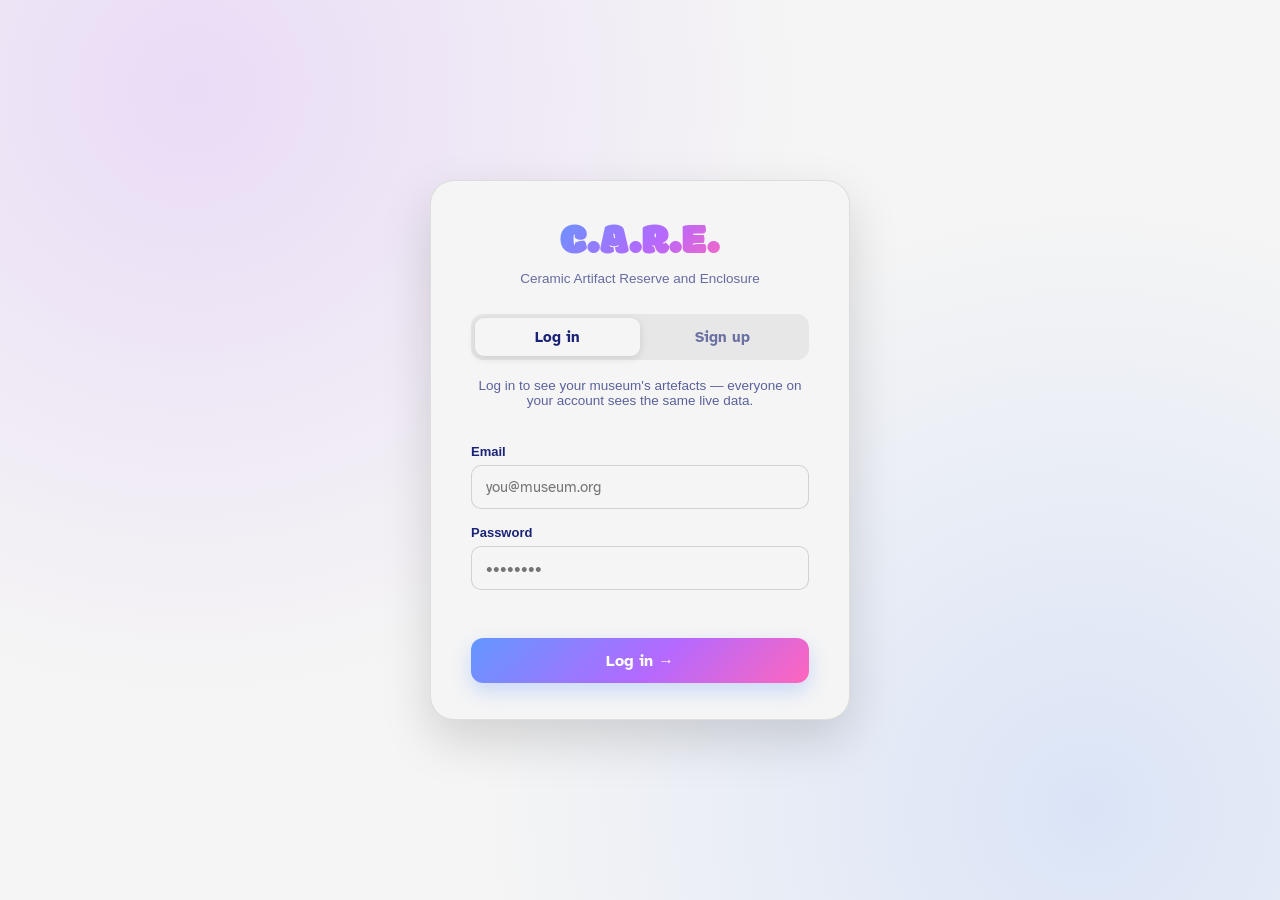
<file: index.html>
<!DOCTYPE html>
<html lang="en">
<head>
  <meta charset="UTF-8">
  <meta name="viewport" content="width=device-width, initial-scale=1.0">
  <title>CARE — Dashboard</title>

  <link rel="preconnect" href="https://fonts.googleapis.com">
  <link rel="preconnect" href="https://fonts.gstatic.com" crossorigin>
  <link href="https://fonts.googleapis.com/css2?family=Atkinson+Hyperlegible:wght@400;700&display=swap" rel="stylesheet">
  <link rel="stylesheet" href="font.css">
  <link rel="stylesheet" href="home.css">

  <!-- Must run first, before the backend, so a blocked/failed load shows a
       clear message instead of leaving the page blank. -->
  <script src="boot.js"></script>

  <script defer src="sheets-config.js"></script>
  <script defer src="auth.js"></script>
  <script defer src="auth-guard.js"></script>
  <script defer src="storage.js"></script>
  <script defer src="home.js"></script>
</head>

<body>
  <div class="app-shell">
    <aside class="sidebar">
      <div class="brand">
        <div class="brand-mark">◉</div>
        <div>
          <strong>C.A.R.E.</strong>
          <span>Artifact Reserve</span>
        </div>
      </div>

      <nav class="side-nav">
        <a class="active" href="index.html"><span>⌂</span> Dashboard</a>
        <a href="create.html"><span>＋</span> Create Artefact</a>
        <a href="#recent"><span>▣</span> Artefacts</a>
      </nav>

      <div class="side-section-label">GENERAL</div>
      <nav class="side-nav">
        <a href="#sensors"><span>◌</span> Sensors</a>
        <a href="#activity"><span>◷</span> Activity</a>
      </nav>

      <div class="sidebar-bottom">
        <div class="mini-help">Protecting history,<br>one artefact at a time.</div>
        <button class="logout-side" onclick="CareAuth.logOut()">Log out</button>
      </div>
    </aside>

    <main class="dashboard">
      <header class="topbar">
        <div class="search-box">
          <span>⌕</span>
          <input id="dashboard-search" type="search" placeholder="Search artefacts...">
        </div>
       <div class="top-actions">
  <span class="sync-pill"><i></i> Live sync</span>
  <button id="theme-toggle" class="theme-toggle" type="button" aria-label="Toggle dark mode">
    ☾
  </button>
  <span id="dashboard-user" class="user-name">Loading...</span>
</div>
      </header>

      <section class="welcome-row">
        <div>
          <p class="eyebrow">C.A.R.E. DASHBOARD</p>
          <h1>Good to see you.</h1>
          <p>Monitor your artefacts, sensors and preservation status from one place.</p>
        </div>
        <a class="primary-btn" href="create.html">＋ Add Artefact</a>
      </section>

      <section class="stat-grid">
        <article class="stat-card">
          <div class="stat-icon blue">▦</div>
          <div><span>Total Artefacts</span><strong id="stat-total">0</strong><small>Stored in CARE</small></div>
        </article>
        <article class="stat-card">
          <div class="stat-icon green">●</div>
          <div><span>Live Projects</span><strong id="stat-live">0</strong><small>Currently monitored</small></div>
        </article>
        <article class="stat-card">
          <div class="stat-icon purple">◉</div>
          <div><span>Connected Cameras</span><strong id="stat-cameras">0</strong><small>Across all artefacts</small></div>
        </article>
        <article class="stat-card warning-card">
          <div class="stat-icon orange">!</div>
          <div><span>Needs Attention</span><strong id="stat-attention">0</strong><small>Check preservation status</small></div>
        </article>
      </section>

      <section class="content-grid">
        <article class="panel recent-panel" id="recent">
          <div class="panel-heading">
            <div><h2>Recent Artefacts</h2><p>Your latest records</p></div>
            <a href="create.html">＋ New</a>
          </div>
          <div id="recent-list" class="recent-list"></div>
          <div id="recent-empty" class="empty-panel">No artefacts yet. Create your first record.</div>
        </article>

        <article class="panel progress-panel">
          <div class="panel-heading"><div><h2>Collection Progress</h2><p>Current CARE archive</p></div></div>
          <div class="progress-ring"><span id="progress-number">0%</span></div>
          <div class="progress-legend">
            <div><span class="dot green-dot"></span> Monitored <b id="progress-live">0</b></div>
            <div><span class="dot grey-dot"></span> Other <b id="progress-other">0</b></div>
          </div>
        </article>

        <article class="panel sensors-panel" id="sensors">
          <div class="panel-heading"><div><h2>Sensor Overview</h2><p>Live environmental readings</p></div></div>
          <div id="sensor-list" class="sensor-list"></div>
          <div id="sensor-empty" class="empty-panel">No sensor data available yet.</div>
        </article>

        <article class="panel activity-panel" id="activity">
          <div class="panel-heading"><div><h2>Quick Actions</h2><p>Common CARE tasks</p></div></div>
          <a class="action-row" href="create.html"><span class="action-icon">＋</span><div><b>Create an artefact</b><small>Add a new museum record</small></div><span>›</span></a>
          <a class="action-row" href="#recent"><span class="action-icon">▣</span><div><b>Review recent records</b><small>Open your latest artefacts</small></div><span>›</span></a>
          <div class="shared-note"><span>☁</span><div><b>Cloud synced</b><small>Changes are saved to Google Sheets and appear on other logged-in devices.</small></div></div>
        </article>
      </section>
    </main>
  </div>
  <script>
  const themeToggle = document.getElementById("theme-toggle");

  function updateThemeButton() {
    const dark = document.body.classList.contains("dark-mode");
    themeToggle.textContent = dark ? "☀" : "☾";
    themeToggle.setAttribute(
      "aria-label",
      dark ? "Switch to light mode" : "Switch to dark mode"
    );
  }

  // Load saved theme
  if (localStorage.getItem("care-theme") === "dark") {
    document.body.classList.add("dark-mode");
  }

  updateThemeButton();

  themeToggle.addEventListener("click", () => {
    document.body.classList.toggle("dark-mode");

    const dark = document.body.classList.contains("dark-mode");

    localStorage.setItem("care-theme", dark ? "dark" : "light");

    updateThemeButton();
  });
</script>
</body>
</html>
</file>
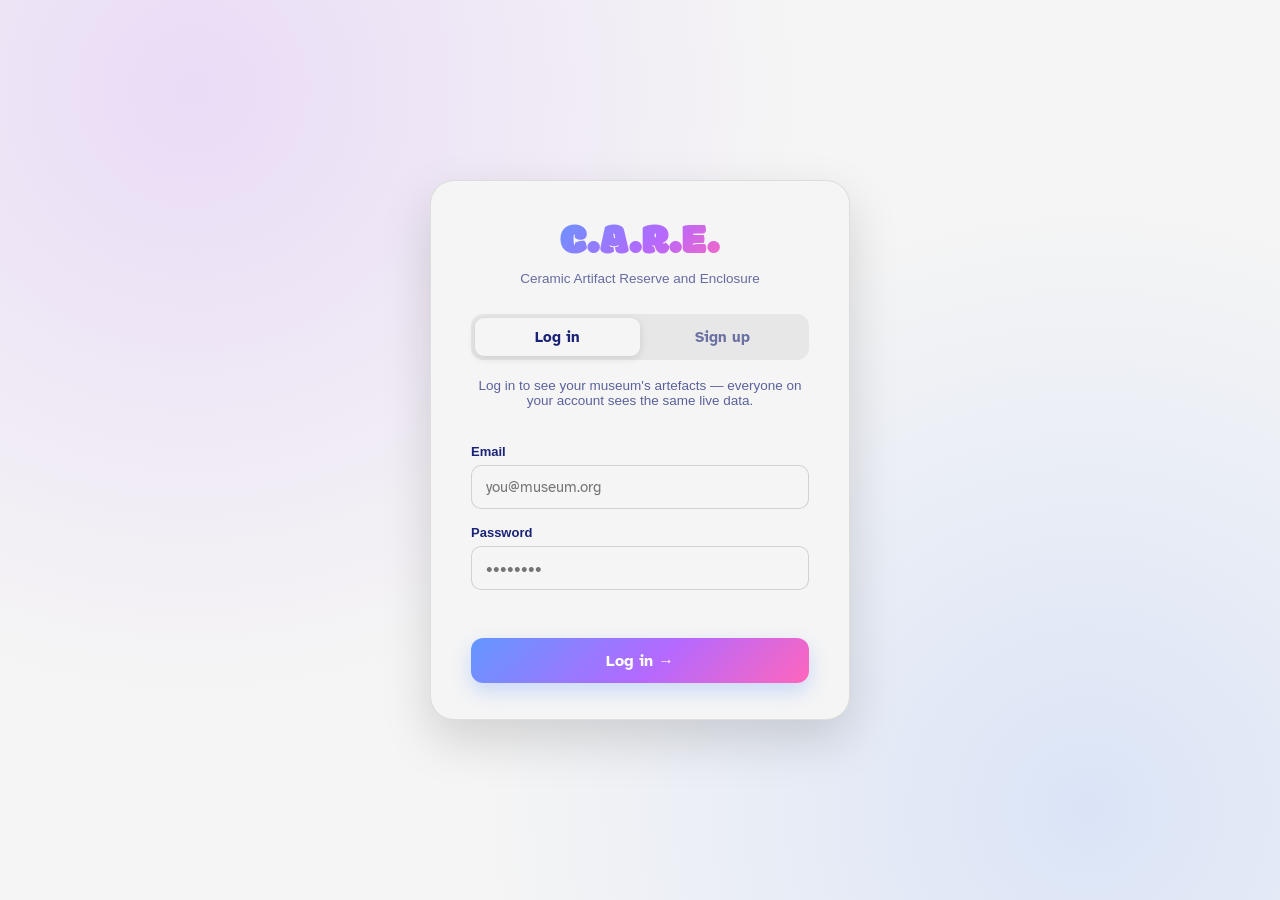
<file: create.html>
<!DOCTYPE html>
<html lang="en">
<head>
  <meta charset="UTF-8">
  <meta name="viewport" content="width=device-width, initial-scale=1.0">
  <title>CARE — Create Artefact</title>

  <link rel="preconnect" href="https://fonts.googleapis.com">
  <link rel="preconnect" href="https://fonts.gstatic.com" crossorigin>
  <link href="https://fonts.googleapis.com/css2?family=Atkinson+Hyperlegible:wght@400;700&display=swap" rel="stylesheet">
  <link rel="stylesheet" href="font.css">
  <link rel="stylesheet" href="create.css">

  <!-- Loading helper. The backend is Google Apps Script + Sheets. -->
  <script src="boot.js"></script>

  <script defer src="sheets-config.js"></script>
  <script defer src="auth.js"></script>
  <script defer src="auth-guard.js"></script>
  <script defer src="storage.js"></script>
  <script defer src="create.js"></script>
  <script defer src="theme.js"></script>
</head>

<body>
  <div class="app-shell">
    <aside class="sidebar">
      <div class="brand">
        <div class="brand-mark">◉</div>
        <div>
          <strong>C.A.R.E.</strong>
          <span>Artifact Reserve</span>
        </div>
      </div>

      <nav class="side-nav">
        <a href="index.html"><span>⌂</span> Dashboard</a>
        <a class="active" href="create.html"><span>＋</span> Create Artefact</a>
        <a href="index.html#recent"><span>▣</span> Artefacts</a>
      </nav>

      <div class="side-section-label">GENERAL</div>
      <nav class="side-nav">
        <a href="index.html#sensors"><span>◌</span> Sensors</a>
        <a href="index.html#activity"><span>◷</span> Activity</a>
      </nav>

      <div class="sidebar-bottom">
        <div class="mini-help">Protecting history,<br>one artefact at a time.</div>
        <button class="logout-side" type="button" onclick="CareAuth.logOut()">Log out</button>
      </div>
    </aside>

    <main class="create-dashboard">
      <header class="topbar">
        <div class="breadcrumb">
          <a href="index.html">Dashboard</a>
          <span>›</span>
          <strong id="page-mode">Create Artefact</strong>
        </div>
        <div class="top-actions">
          <span class="sync-pill"><i></i> Live sync</span>
          <button id="theme-toggle" class="theme-toggle" type="button" aria-label="Toggle dark mode">☾</button>
          <span id="dashboard-user" class="user-name">Loading...</span>
        </div>
      </header>

      <div id="no-project-message" class="empty-state" style="display:none;">
        <div class="empty-icon">▣</div>
        <h1>Artefact not found</h1>
        <p>The artefact you're trying to edit doesn't exist or was removed.</p>
        <a href="index.html" class="primary-btn">← Back to Dashboard</a>
      </div>

      <div id="project-editor" style="display:none;">
        <section class="page-heading">
          <div>
            <p class="eyebrow">C.A.R.E. COLLECTION</p>
            <h1 id="editor-title">Create a new artefact.</h1>
            <p>Add the details, monitoring devices and preservation information for this record.</p>
          </div>
          <div class="save-indicator" id="save-indicator">All changes saved</div>
        </section>

        <section class="panel editor-panel" id="section-project-info">
          <div class="panel-heading">
            <div>
              <h2>Project Information</h2>
              <p>Give your artefact a name and a cover image.</p>
            </div>
          </div>

          <div class="project-info-body">
            <div class="cover-upload">
              <div class="cover-preview" id="cover-preview">
                <img id="cover-preview-img" alt="Project cover preview" style="display:none;">
                <span id="cover-preview-placeholder">No image uploaded</span>
              </div>
              <label class="upload-btn" for="cover-image-input">＋ Upload Cover Image</label>
              <input type="file" id="cover-image-input" accept="image/*" hidden>
            </div>

            <div class="project-name-field">
              <label for="project-name-input">Artefact Name</label>
              <input type="text" id="project-name-input" placeholder="e.g. Ming Dynasty Vase" maxlength="80">
              <p class="field-hint">Changes are saved automatically once a name is entered.</p>
            </div>
          </div>
        </section>

        <section class="panel editor-panel" id="section-cameras">
          <div class="panel-heading">
            <div>
              <h2>Camera Connections</h2>
              <p>Connect up to two cameras to monitor the artefact.</p>
            </div>
            <span class="section-badge">2 CAMERA SLOTS</span>
          </div>

          <div class="camera-grid">
            <div class="camera-card" data-camera="1">
              <div class="card-title">
                <h3>Camera 1</h3>
                <span class="camera-status-label">Not connected</span>
              </div>

              <div class="camera-preview">
                <video class="camera-video" playsinline autoplay muted></video>
                <img class="camera-stream-img" alt="Camera 1 stream" style="display:none;">
                <div class="camera-placeholder">📷<span>No feed</span></div>
              </div>

              <div class="camera-controls">
                <select class="camera-type-select">
                  <option value="webcam">Webcam (USB / built-in)</option>
                  <option value="ip">IP Camera (stream URL)</option>
                </select>
                <select class="camera-device-select" aria-label="Select camera device">
                  <option value="">Default camera</option>
                </select>
                <input type="text" class="camera-url-input" placeholder="http:// browser-compatible stream URL" style="display:none;">
                <button type="button" class="camera-connect-btn">Connect Camera</button>
              </div>

              <p class="camera-status">
                <span class="status-dot"></span>
                <span class="status-text">Not connected</span>
              </p>
            </div>

            <div class="camera-card" data-camera="2">
              <div class="card-title">
                <h3>Camera 2</h3>
                <span class="camera-status-label">Not connected</span>
              </div>

              <div class="camera-preview">
                <video class="camera-video" playsinline autoplay muted></video>
                <img class="camera-stream-img" alt="Camera 2 stream" style="display:none;">
                <div class="camera-placeholder">📷<span>No feed</span></div>
              </div>

              <div class="camera-controls">
                <select class="camera-type-select">
                  <option value="webcam">Webcam (USB / built-in)</option>
                  <option value="ip">IP Camera (stream URL)</option>
                </select>
                <select class="camera-device-select" aria-label="Select camera device">
                  <option value="">Default camera</option>
                </select>
                <input type="text" class="camera-url-input" placeholder="http:// browser-compatible stream URL" style="display:none;">
                <button type="button" class="camera-connect-btn">Connect Camera</button>
              </div>

              <p class="camera-status">
                <span class="status-dot"></span>
                <span class="status-text">Not connected</span>
              </p>
            </div>
          </div>
        </section>

        <section class="panel editor-panel" id="section-climate">
          <div class="panel-heading">
            <div>
              <h2>Temperature &amp; Humidity</h2>
              <p>Monitor the storage environment.</p>
            </div>
            <span class="section-badge">SENSOR</span>
          </div>

          <div class="climate-grid">
            <div class="climate-card">
              <div class="climate-icon blue">°C</div>
              <div>
                <span class="climate-label">Temperature</span>
                <strong id="temperature-value">--</strong>
              </div>
            </div>
            <div class="climate-card">
              <div class="climate-icon green">%</div>
              <div>
                <span class="climate-label">Humidity</span>
                <strong id="humidity-value">--</strong>
              </div>
            </div>
            <div class="climate-card">
              <div class="climate-icon purple">●</div>
              <div>
                <span class="climate-label">Status</span>
                <strong class="climate-status" id="sensor-status-value">Simulated</strong>
              </div>
            </div>
          </div>

          <p class="field-hint climate-hint">
            Simulated readings are shown until live sensor data is received.
            The page exposes <code>CareSensors.receiveReading({ temperature, humidity })</code>
            for ESP32 / DHT22 integration.
          </p>
        </section>

        <section class="panel editor-panel" id="section-artifact">
          <div class="panel-heading">
            <div>
              <h2>Artefact Information</h2>
              <p>Record the historical and preservation details.</p>
            </div>
          </div>

          <div class="artifact-grid">
            <div class="field full-width">
              <label for="artifact-description">Description</label>
              <textarea id="artifact-description" rows="4" placeholder="Brief description of the artefact"></textarea>
            </div>

            <div class="field">
              <label for="artifact-period">Historical Period</label>
              <input type="text" id="artifact-period" placeholder="e.g. Ming Dynasty, 15th century">
            </div>

            <div class="field">
              <label for="artifact-material">Material</label>
              <input type="text" id="artifact-material" placeholder="e.g. Porcelain, stoneware">
            </div>

            <div class="field">
              <label for="artifact-location">Storage Location</label>
              <input type="text" id="artifact-location" placeholder="e.g. Shelf A3, Vault 2">
            </div>

            <div class="field">
              <label for="artifact-condition">Condition</label>
              <select id="artifact-condition">
                <option value="">Select condition...</option>
                <option value="Excellent">Excellent</option>
                <option value="Good">Good</option>
                <option value="Fair">Fair</option>
                <option value="Poor">Poor</option>
                <option value="Fragmentary">Fragmentary</option>
              </select>
            </div>

            <div class="field full-width">
              <label for="artifact-notes">Notes</label>
              <textarea id="artifact-notes" rows="4" placeholder="Additional notes"></textarea>
            </div>
          </div>
        </section>

        <div id="create-footer" class="create-footer"></div>
      </div>
    </main>
  </div>
</body>
</html>
</file>
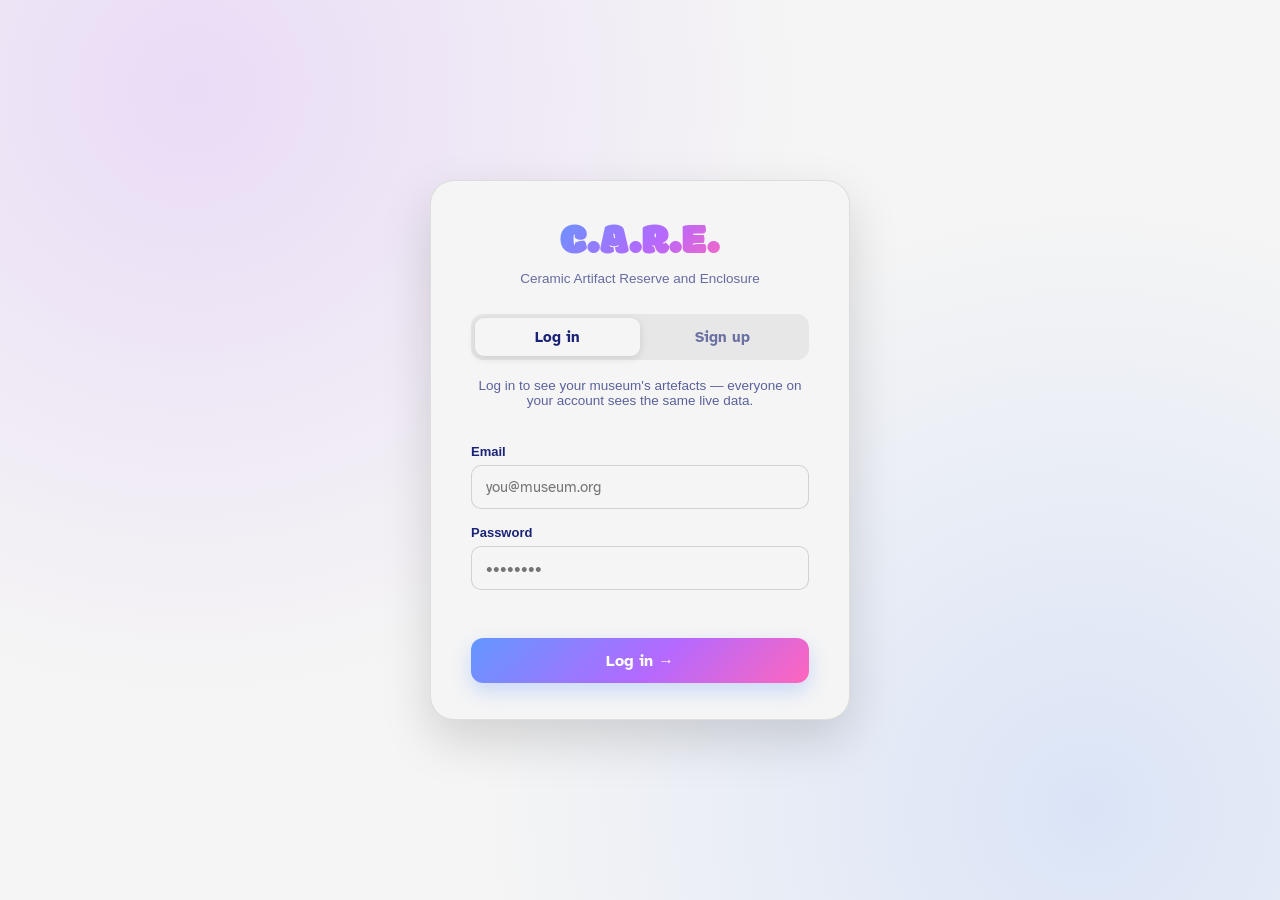
<file: login.html>
<!DOCTYPE html>
<html lang="en">
<head>
  <meta charset="UTF-8">
  <meta name="viewport" content="width=device-width, initial-scale=1.0">
  <title>CARE — Log in</title>

  <link rel="preconnect" href="https://fonts.googleapis.com">
  <link rel="preconnect" href="https://fonts.gstatic.com" crossorigin>
  <link href="https://fonts.googleapis.com/css2?family=Atkinson+Hyperlegible:ital,wght@0,400;0,700;1,400;1,700&family=Modak&display=swap" rel="stylesheet">

  <link rel="stylesheet" href="nav.css">
  <link rel="stylesheet" href="font.css">
  <link rel="stylesheet" href="login.css">

  <script src="sheets-config.js"></script>
  <script src="auth.js"></script>
</head>

<body class="login-body">

<main id="login-view">

  <div class="login-card">

    <div class="login-brand">
      <span class="modak-regular">C.A.R.E.</span>
      <p>Ceramic Artifact Reserve and Enclosure</p>
    </div>

    <div class="login-tabs">
      <button type="button" class="login-tab active" data-tab="login">Log in</button>
      <button type="button" class="login-tab" data-tab="signup">Sign up</button>
    </div>

    <p id="login-blurb" class="login-blurb">
      Log in to see your museum's artefacts — everyone on your account sees the same live data.
    </p>

    <!-- ---------------- LOG IN FORM ---------------- -->
    <form id="login-form" class="auth-form active-form">
      <label for="login-email">Email</label>
      <input id="login-email" type="email" autocomplete="email" required placeholder="you@museum.org">

      <label for="login-password">Password</label>
      <input id="login-password" type="password" autocomplete="current-password" required placeholder="••••••••">

      <p class="form-error" id="login-error"></p>

      <button type="submit" class="auth-submit-btn">Log in →</button>
    </form>

    <!-- ---------------- SIGN UP FORM ---------------- -->
    <form id="signup-form" class="auth-form">
      <label for="signup-name">Name</label>
      <input id="signup-name" type="text" autocomplete="name" required placeholder="Jane Curator">

      <label for="signup-email">Email</label>
      <input id="signup-email" type="email" autocomplete="email" required placeholder="you@museum.org">

      <label for="signup-password">Password</label>
      <input id="signup-password" type="password" autocomplete="new-password" required placeholder="At least 6 characters" minlength="6">

      <p class="form-error" id="signup-error"></p>

      <button type="submit" class="auth-submit-btn">Create account →</button>
    </form>

  </div>

</main>

<script src="login.js"></script>
</body>
</html>
</file>
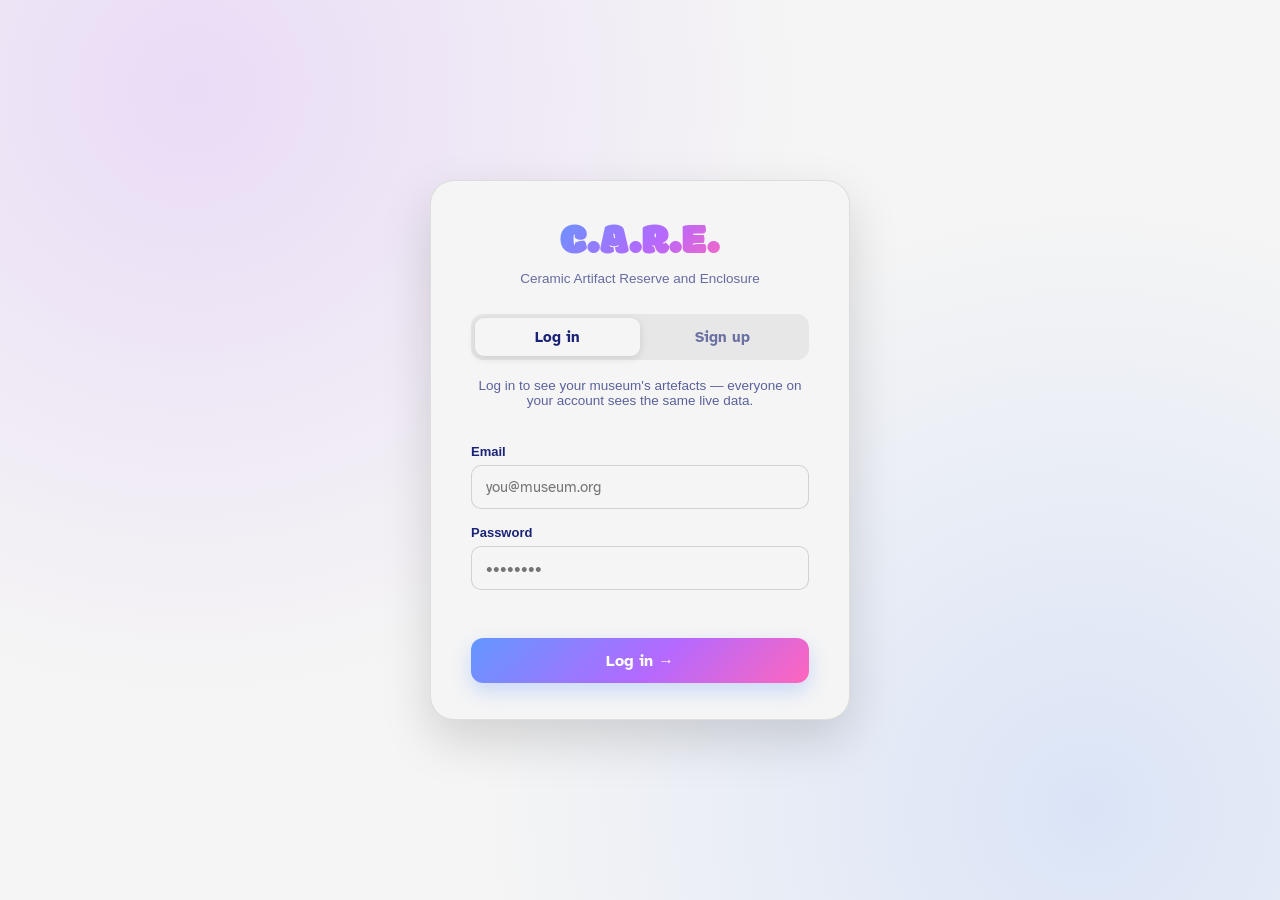
<file: project.html>
<!DOCTYPE html>
<html lang="en">
<head>
  <meta charset="UTF-8">
  <meta name="viewport" content="width=device-width, initial-scale=1.0">

  <title>CARE — Project</title>

  <link rel="preconnect" href="https://fonts.googleapis.com">
  <link rel="preconnect" href="https://fonts.gstatic.com" crossorigin>
  <link href="https://fonts.googleapis.com/css2?family=Atkinson+Hyperlegible:wght@400;700&display=swap" rel="stylesheet">
  <link rel="stylesheet" href="font.css">
  <link rel="stylesheet" href="project.css">

  <!-- Loading helper. The backend is Google Apps Script + Sheets. -->
  <script src="boot.js"></script>

  <script defer src="sheets-config.js"></script>
  <script defer src="auth.js"></script>
  <script defer src="auth-guard.js"></script>
  <script defer src="storage.js"></script>
  <script defer src="project.js"></script>
  <script defer src="theme.js"></script>
</head>

<body>
  <div class="app-shell">
    <aside class="sidebar">
      <div class="brand">
        <div class="brand-mark">◉</div>
        <div>
          <strong>C.A.R.E.</strong>
          <span>Artifact Reserve</span>
        </div>
      </div>

      <nav class="side-nav">
        <a href="index.html"><span>⌂</span> Dashboard</a>
        <a href="create.html"><span>＋</span> Create Artefact</a>
        <a class="active" href="index.html#recent"><span>▣</span> Artefacts</a>
      </nav>

      <div class="side-section-label">GENERAL</div>
      <nav class="side-nav">
        <a href="index.html#sensors"><span>◌</span> Sensors</a>
        <a href="index.html#activity"><span>◷</span> Activity</a>
      </nav>

      <div class="sidebar-bottom">
        <div class="mini-help">Protecting history,<br>one artefact at a time.</div>
        <button class="logout-side" type="button" onclick="CareAuth.logOut()">Log out</button>
      </div>
    </aside>

    <main class="project-dashboard">
      <header class="topbar">
        <div class="breadcrumb">
          <a href="index.html">Dashboard</a>
          <span>›</span>
          <strong id="breadcrumb-title">Artefact</strong>
        </div>
        <div class="top-actions">
          <span class="sync-pill"><i></i> Live sync</span>
          <button id="theme-toggle" class="theme-toggle" type="button" aria-label="Toggle dark mode">☾</button>
          <span id="dashboard-user" class="user-name">Loading...</span>
        </div>
      </header>

      <div id="no-project-message" class="empty-state" style="display:none;">
        <div class="empty-icon">▣</div>
        <h1 id="empty-state-heading">Artefact not found</h1>
        <p id="empty-state-text">The artefact you're looking for doesn't exist or was removed.</p>
        <a href="index.html" class="primary-btn">← Back to Dashboard</a>
      </div>

      <div id="project-view" style="display:none;">

        <!-- ================= HEADER ================= -->

        <section class="page-heading">
          <div>
            <p class="eyebrow">C.A.R.E. COLLECTION</p>
            <h1 id="project-title">Loading...</h1>
            <p id="project-description">Loading project information...</p>
          </div>
          <a id="edit-project-btn" class="primary-btn" href="#">✎ Edit Artefact</a>
        </section>


        <!-- ================= CAMERAS ================= -->

        <section class="panel editor-panel" id="section-cameras">
          <div class="panel-heading">
            <div>
              <h2>Camera Connections</h2>
              <p>Live monitoring feeds for this artefact.</p>
            </div>
            <span class="section-badge">2 CAMERA SLOTS</span>
          </div>

          <div class="camera-grid">

            <div class="camera-card" data-camera="1">
              <div class="card-title">
                <h3>Camera 1</h3>
                <span class="camera-status-label" id="camera-1-status-label">Not connected</span>
              </div>

              <div class="camera-preview">
                <video id="camera-1-video" class="camera-video" playsinline autoplay muted></video>
                <img id="camera-1-img" class="camera-stream-img" alt="Camera 1 stream" style="display:none;">
                <div id="camera-1-placeholder" class="camera-placeholder">📷<span>Camera 1 not connected</span></div>
              </div>

              <p class="camera-status" id="camera-1-status-row">
                <span class="status-dot"></span>
                <span class="status-text" id="camera-1-status-text">Not connected</span>
              </p>
            </div>

            <div class="camera-card" data-camera="2">
              <div class="card-title">
                <h3>Camera 2</h3>
                <span class="camera-status-label" id="camera-2-status-label">Not connected</span>
              </div>

              <div class="camera-preview">
                <video id="camera-2-video" class="camera-video" playsinline autoplay muted></video>
                <img id="camera-2-img" class="camera-stream-img" alt="Camera 2 stream" style="display:none;">
                <div id="camera-2-placeholder" class="camera-placeholder">📷<span>Camera 2 not connected</span></div>
              </div>

              <p class="camera-status" id="camera-2-status-row">
                <span class="status-dot"></span>
                <span class="status-text" id="camera-2-status-text">Not connected</span>
              </p>
            </div>

          </div>
        </section>


        <!-- ================= CLIMATE ================= -->

        <section class="panel editor-panel" id="section-climate">
          <div class="panel-heading">
            <div>
              <h2>Temperature &amp; Humidity</h2>
              <p>Storage environment for this artefact.</p>
            </div>
            <span class="section-badge">SENSOR</span>
          </div>

          <div class="climate-grid">
            <div class="climate-card">
              <div class="climate-icon blue">°C</div>
              <div>
                <span class="climate-label">Temperature</span>
                <strong id="temperature-value">--</strong>
              </div>
            </div>
            <div class="climate-card">
              <div class="climate-icon green">%</div>
              <div>
                <span class="climate-label">Humidity</span>
                <strong id="humidity-value">--</strong>
              </div>
            </div>
            <div class="climate-card">
              <div class="climate-icon purple">●</div>
              <div>
                <span class="climate-label">Status</span>
                <strong class="climate-status" id="sensor-status">Disconnected</strong>
              </div>
            </div>
          </div>

          <p class="field-hint climate-hint" id="sensor-last-updated">No live sensor reading yet.</p>
        </section>


        <!-- ================= PROJECT INFORMATION ================= -->

        <section class="panel editor-panel" id="section-artifact">
          <div class="panel-heading">
            <div>
              <h2>Artefact Information</h2>
              <p>Historical and preservation details.</p>
            </div>
          </div>

          <div class="field full-width">
            <label>Description</label>
            <p class="detail-text" id="artifact-description">No description provided.</p>
          </div>

          <div class="artifact-grid">
            <div class="detail">
              <span>Historical Period</span>
              <strong id="artifact-period">—</strong>
            </div>
            <div class="detail">
              <span>Material</span>
              <strong id="artifact-material">—</strong>
            </div>
            <div class="detail">
              <span>Storage Location</span>
              <strong id="artifact-location">—</strong>
            </div>
            <div class="detail">
              <span>Condition</span>
              <strong id="artifact-condition">—</strong>
            </div>
          </div>

          <div class="field full-width">
            <label>Notes</label>
            <p class="detail-text" id="artifact-notes">No additional notes.</p>
          </div>
        </section>

        <div class="create-footer">
          <a href="index.html" class="back-link-btn">← Back to Dashboard</a>
        </div>

      </div>
    </main>
  </div>
</body>
</html>
</file>
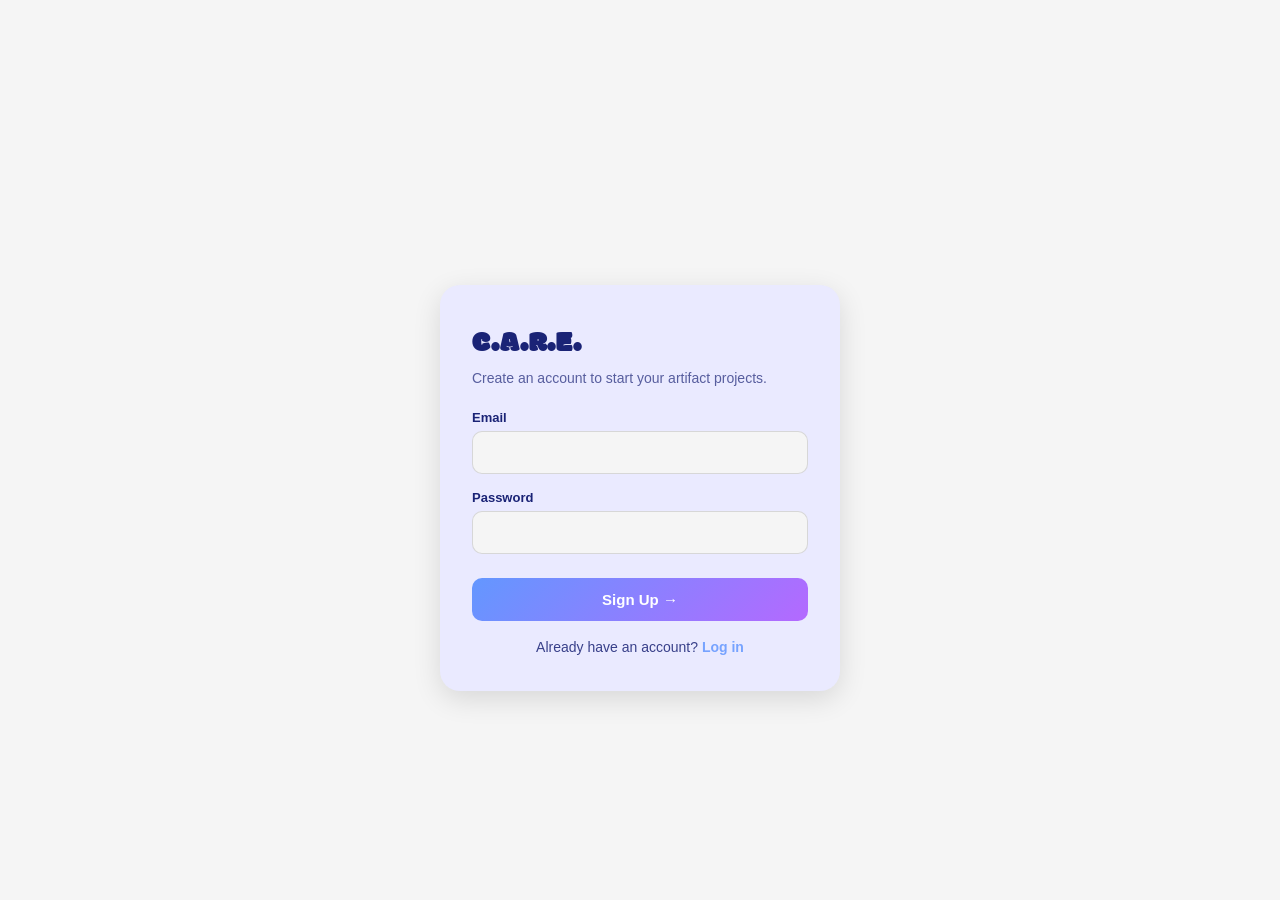
<file: signup.html>
<!DOCTYPE html>
<html lang="en">
<head>
  <meta charset="UTF-8">
  <meta name="viewport" content="width=device-width, initial-scale=1.0">
  <title>CARE — Sign Up</title>

  <link rel="preconnect" href="https://fonts.googleapis.com">
  <link rel="preconnect" href="https://fonts.gstatic.com" crossorigin>
  <link href="https://fonts.googleapis.com/css2?family=Atkinson+Hyperlegible:ital,wght@0,400;0,700;1,400;1,700&family=Modak&display=swap" rel="stylesheet">

  <link rel="stylesheet" href="nav.css">
  <link rel="stylesheet" href="font.css">
  <link rel="stylesheet" href="auth.css">

  <script src="sheets-config.js"></script>
  <script src="auth.js"></script>
</head>

<body>

<main class="auth-view">
  <div class="auth-card">
    <h1 class="auth-title modak-regular">C.A.R.E.</h1>
    <p class="auth-subtitle">Create an account to start your artifact projects.</p>

    <form id="signup-form">
      <div class="auth-field">
        <label for="signup-email">Email</label>
        <input type="email" id="signup-email" autocomplete="email" required>
      </div>

      <div class="auth-field">
        <label for="signup-password">Password</label>
        <input type="password" id="signup-password" autocomplete="new-password" minlength="6" required>
      </div>

      <button type="submit" class="auth-submit-btn" id="signup-submit-btn">Sign Up →</button>
    </form>

    <p class="auth-message" id="signup-message"></p>

    <p class="auth-switch">Already have an account? <a href="login.html">Log in</a></p>
  </div>
</main>

</body>
</html>
</file>
<file: font.css>
.atkinson-hyperlegible-regular {
  font-family: "Atkinson Hyperlegible", sans-serif;
  font-weight: 400;
  font-style: normal;
} 

.atkinson-hyperlegible-bold {
  font-family: "Atkinson Hyperlegible", sans-serif;
  font-weight: 700;
  font-style: normal;
}

.atkinson-hyperlegible-regular-italic {
  font-family: "Atkinson Hyperlegible", sans-serif;
  font-weight: 400;
  font-style: italic;
}

.atkinson-hyperlegible-bold-italic {
  font-family: "Atkinson Hyperlegible", sans-serif;
  font-weight: 700;
  font-style: italic;
}

.modak-regular {
  font-family: "Modak", system-ui;
  font-weight: 450;
  font-style: normal;
}

.ultra-regular {
  font-family: "Ultra", serif;
  font-weight: 400;
  font-style: normal;
}
</file>
<file: home.css>
:root {
  --bg: #f5f7fb;
  --panel: #ffffff;
  --text: #1f2937;
  --muted: #7a8494;
  --line: #e8ebf0;
  --blue: #2563eb;
  --blue-soft: #eaf1ff;
  --green: #16a34a;
  --green-soft: #eaf8ef;
  --purple: #7c3aed;
  --purple-soft: #f1ebff;
  --orange: #f59e0b;
  --orange-soft: #fff6df;
  --shadow: 0 8px 30px rgba(31, 41, 55, .06);
}

* { box-sizing: border-box; }
html { scroll-behavior: smooth; }
body {
  margin: 0;
  background: var(--bg);
  color: var(--text);
  font-family: "Atkinson Hyperlegible", Arial, sans-serif;
}
a { color: inherit; }

.app-shell { min-height: 100vh; display: flex; }
.sidebar {
  width: 235px;
  background: #fff;
  border-right: 1px solid var(--line);
  padding: 24px 16px;
  display: flex;
  flex-direction: column;
  position: fixed;
  inset: 0 auto 0 0;
  z-index: 10;
}
.brand { display:flex; align-items:center; gap:11px; padding: 4px 10px 28px; }
.brand-mark { width:32px;height:32px;border:2px solid #20a15a;border-radius:50%;display:grid;place-items:center;color:#20a15a;font-size:17px; }
.brand strong { display:block; font-size:18px; letter-spacing:.02em; }
.brand span { display:block; font-size:11px; color:var(--muted); margin-top:1px; }
.side-nav { display:grid; gap:5px; }
.side-nav a { text-decoration:none; padding:11px 12px; border-radius:9px; color:#667085; font-size:14px; display:flex; align-items:center; gap:11px; }
.side-nav a span { width:18px; text-align:center; font-size:16px; }
.side-nav a:hover, .side-nav a.active { background:#eef7f1; color:#16814a; font-weight:700; }
.side-section-label { color:#a2a9b4; font-size:10px; letter-spacing:.14em; font-weight:700; margin:30px 12px 8px; }
.sidebar-bottom { margin-top:auto; padding:12px 10px; }
.mini-help { background:#f2f8f4; color:#668071; border-radius:12px; padding:14px; font-size:12px; line-height:1.45; margin-bottom:12px; }
.logout-side { width:100%; border:0; background:#f5f5f6; border-radius:9px; padding:10px; cursor:pointer; color:#6b7280; font-weight:700; }
.logout-side:hover { background:#ececef; }

.dashboard { margin-left:235px; width:calc(100% - 235px); padding:0 36px 50px; }
.topbar { height:72px; display:flex; align-items:center; justify-content:space-between; gap:20px; }
.search-box { width:min(420px, 50vw); background:#fff; border:1px solid var(--line); border-radius:10px; height:40px; display:flex; align-items:center; padding:0 13px; gap:8px; color:#9aa2af; }
.search-box input { border:0; outline:0; width:100%; font:inherit; font-size:13px; background:transparent; }
.top-actions { display:flex; align-items:center; gap:16px; font-size:13px; }
.sync-pill { background:#ecf9f0; color:#16814a; border-radius:20px; padding:7px 11px; font-weight:700; }
.sync-pill i { display:inline-block; width:7px;height:7px;background:#22a35a;border-radius:50%; margin-right:5px; }
.user-name { color:#667085; max-width:230px; overflow:hidden; text-overflow:ellipsis; white-space:nowrap; }

.welcome-row { display:flex; justify-content:space-between; align-items:end; gap:20px; padding:25px 0 24px; }
.eyebrow { margin:0 0 6px; color:#8d96a4; font-size:11px; font-weight:700; letter-spacing:.12em; }
.welcome-row h1 { margin:0; font-size:31px; letter-spacing:-.03em; }
.welcome-row p:last-child { margin:6px 0 0; color:var(--muted); font-size:14px; }
.primary-btn { text-decoration:none; background:#1d9a55; color:#fff; padding:11px 16px; border-radius:9px; font-weight:700; font-size:13px; white-space:nowrap; box-shadow:0 5px 14px rgba(29,154,85,.18); }
.primary-btn:hover { background:#168348; }

.stat-grid { display:grid; grid-template-columns:repeat(4,1fr); gap:16px; margin-bottom:20px; }
.stat-card { background:var(--panel); border:1px solid var(--line); border-radius:12px; padding:18px; display:flex; align-items:center; gap:14px; box-shadow:var(--shadow); min-height:105px; }
.stat-icon { width:43px;height:43px;border-radius:11px;display:grid;place-items:center;font-weight:800;font-size:19px;flex:0 0 auto; }
.stat-icon.blue { background:var(--blue-soft);color:var(--blue); }
.stat-icon.green { background:var(--green-soft);color:var(--green); }
.stat-icon.purple { background:var(--purple-soft);color:var(--purple); }
.stat-icon.orange { background:var(--orange-soft);color:var(--orange); }
.stat-card span { display:block;color:#818a98;font-size:12px;margin-bottom:3px; }
.stat-card strong { display:block;font-size:27px;line-height:1.05; }
.stat-card small { color:#a0a7b1;font-size:10px; }

.content-grid { display:grid; grid-template-columns: minmax(0,1.7fr) minmax(250px,.8fr); gap:18px; }
.panel { background:#fff; border:1px solid var(--line); border-radius:12px; padding:20px; box-shadow:var(--shadow); }
.panel-heading { display:flex; justify-content:space-between; align-items:start; gap:10px; margin-bottom:16px; }
.panel-heading h2 { margin:0;font-size:17px; }
.panel-heading p { margin:4px 0 0;color:#9aa2af;font-size:11px; }
.panel-heading a { color:#16814a; text-decoration:none;font-size:12px;font-weight:700; }
.recent-panel { min-height:320px; }
.recent-list { display:grid; gap:8px; }
.recent-item { display:grid;grid-template-columns:42px 1fr auto;align-items:center;gap:12px;padding:10px;border-radius:9px;cursor:pointer; }
.recent-item:hover { background:#f7f9fb; }
.artifact-thumb { width:42px;height:42px;border-radius:9px;display:grid;place-items:center;color:#fff;font-size:17px;font-weight:700;overflow:hidden;background:#cbd5e1;background-size:cover;background-position:center; }
.recent-item b { display:block;font-size:13px; }
.recent-item small { display:block;color:#98a0ad;font-size:10px;margin-top:2px; }
.recent-status { font-size:10px;font-weight:700;color:#16814a;background:#eef8f1;padding:5px 8px;border-radius:20px; }
.empty-panel { text-align:center;color:#a0a7b1;font-size:13px;padding:40px 10px; }

.progress-panel { display:flex; flex-direction:column; }
.progress-ring { width:155px;height:155px;border-radius:50%;margin:18px auto;background:conic-gradient(#1c9a55 var(--progress, 0%), #edf0f2 0);display:grid;place-items:center;position:relative; }
.progress-ring::after { content:""; position:absolute; width:112px;height:112px;background:#fff;border-radius:50%; }
.progress-ring span { position:relative;z-index:1;font-size:28px;font-weight:700; }
.progress-legend { display:grid; gap:12px; font-size:12px; color:#697281; }
.progress-legend div { display:flex;align-items:center;gap:8px; }
.progress-legend b { margin-left:auto;color:#202733; }
.dot { width:8px;height:8px;border-radius:50%;display:inline-block; }
.green-dot { background:#1c9a55; }.grey-dot { background:#cdd2d8; }

.sensors-panel { min-height:300px; }
.sensor-list { display:grid; gap:9px; }
.sensor-row { display:grid;grid-template-columns:1fr auto auto;align-items:center;gap:15px;padding:10px 0;border-bottom:1px solid #f0f1f3; }
.sensor-row:last-child { border-bottom:0; }
.sensor-name { font-weight:700;font-size:12px; }
.sensor-name small { display:block;color:#9ba2ad;font-weight:400;margin-top:2px; }
.sensor-value { font-size:13px;font-weight:700; }
.sensor-live { color:#16814a;font-size:10px;font-weight:700; }
.sensor-offline { color:#a0a7b1;font-size:10px;font-weight:700; }

.activity-panel { min-height:300px; }
.action-row { display:flex;align-items:center;gap:11px;text-decoration:none;border-bottom:1px solid #f0f1f3;padding:12px 0; }
.action-row:last-of-type { border-bottom:0; }
.action-icon { width:34px;height:34px;border-radius:9px;background:#eef7f1;color:#16814a;display:grid;place-items:center;font-weight:700; }
.action-row div { flex:1; }.action-row b { display:block;font-size:12px; }.action-row small { display:block;color:#9aa2af;font-size:10px;margin-top:2px; }
.action-row > span:last-child { color:#a1a8b2;font-size:20px; }
.shared-note { margin-top:18px;background:#f6f8fb;border-radius:10px;padding:12px;display:flex;gap:9px;color:#667085; }
.shared-note > span { color:#16814a;font-size:18px; }.shared-note b{display:block;font-size:11px;}.shared-note small{display:block;font-size:10px;line-height:1.35;margin-top:3px;}

@media (max-width: 1050px) {
  .sidebar { width:200px; }
  .dashboard { margin-left:200px; width:calc(100% - 200px); padding-left:24px;padding-right:24px; }
  .stat-grid { grid-template-columns:repeat(2,1fr); }
}
@media (max-width: 760px) {
  .sidebar { position:static;width:100%;height:auto;border-right:0;border-bottom:1px solid var(--line); }
  .app-shell { display:block; }.sidebar-bottom { display:none; }
  .side-nav { grid-template-columns:repeat(3,1fr); }.side-nav a { justify-content:center; }
  .side-section-label { display:none; }
  .dashboard { margin:0;width:100%;padding:0 16px 35px; }
  .topbar { height:auto;padding:14px 0;flex-wrap:wrap; }.search-box{width:100%;}.top-actions{width:100%;justify-content:space-between;}
  .welcome-row { align-items:start;flex-direction:column; }.content-grid{grid-template-columns:1fr;}.stat-grid{grid-template-columns:1fr 1fr;}
}
@media (max-width: 480px) { .stat-grid{grid-template-columns:1fr;}.side-nav a{font-size:11px;padding:9px 5px;gap:5px;}.welcome-row h1{font-size:26px;} }

/* ================================
   CARE DARK MODE
   ================================ */

body.dark-mode {
  background: #111318 !important;
  color: #f1f3f7 !important;
}

/* Main dashboard */
body.dark-mode .dashboard {
  background: #111318 !important;
}

/* Sidebar */
body.dark-mode .sidebar {
  background: #181b22 !important;
  border-color: #30343d !important;
}

/* Top bar */
body.dark-mode .topbar {
  background: #111318 !important;
}

body.dark-mode .search-box {
  background: #1b1e26 !important;
  border-color: #30343d !important;
  color: #ffffff !important;
}

body.dark-mode .search-box input {
  color: #ffffff !important;
}

body.dark-mode .search-box input::placeholder {
  color: #858b98 !important;
}

body.dark-mode .user-name {
  color: #d0d4dc !important;
}

/* Navigation */
body.dark-mode .side-nav a {
  color: #b8beca !important;
}

body.dark-mode .side-nav a:hover,
body.dark-mode .side-nav a.active {
  background: #292e38 !important;
  color: #ffffff !important;
}

/* Brand */
body.dark-mode .brand strong {
  color: #ffffff !important;
}

body.dark-mode .brand span {
  color: #9da4b1 !important;
}

/* Sidebar bottom */
body.dark-mode .mini-help {
  background: #222730 !important;
  color: #b7beca !important;
}

body.dark-mode .logout-side {
  background: #292e38 !important;
  color: #ffffff !important;
}

/* Welcome */
body.dark-mode .eyebrow {
  color: #8d95a3 !important;
}

body.dark-mode .welcome-row h1 {
  color: #ffffff !important;
}

body.dark-mode .welcome-row p:last-child {
  color: #a5acb8 !important;
}

/* Stat cards */
body.dark-mode .stat-card {
  background: #1b1e26 !important;
  border-color: #30343d !important;
  box-shadow: 0 8px 30px rgba(0,0,0,.3) !important;
}

body.dark-mode .stat-card span {
  color: #a5acb8 !important;
}

body.dark-mode .stat-card strong {
  color: #ffffff !important;
}

body.dark-mode .stat-card small {
  color: #858c99 !important;
}

/* Main panels */
body.dark-mode .panel {
  background: #1b1e26 !important;
  border-color: #30343d !important;
  box-shadow: 0 8px 30px rgba(0,0,0,.3) !important;
}

body.dark-mode .panel-heading h2 {
  color: #ffffff !important;
}

body.dark-mode .panel-heading p {
  color: #9299a6 !important;
}

/* Recent artefacts */
body.dark-mode .recent-item:hover {
  background: #292e38 !important;
}

body.dark-mode .recent-item b {
  color: #ffffff !important;
}

body.dark-mode .recent-item small {
  color: #9299a6 !important;
}

body.dark-mode .recent-status {
  background: #193b2a !important;
  color: #61d990 !important;
}

body.dark-mode .empty-panel {
  color: #858c99 !important;
}

/* Progress */
body.dark-mode .progress-ring {
  background: conic-gradient(
    #1c9a55 var(--progress, 0%),
    #343943 0
  ) !important;
}

body.dark-mode .progress-ring::after {
  background: #1b1e26 !important;
}

body.dark-mode .progress-ring span {
  color: #ffffff !important;
}

body.dark-mode .progress-legend {
  color: #a5acb8 !important;
}

body.dark-mode .progress-legend b {
  color: #ffffff !important;
}

/* Sensors */
body.dark-mode .sensor-row {
  border-color: #30343d !important;
}

body.dark-mode .sensor-name {
  color: #ffffff !important;
}

body.dark-mode .sensor-name small {
  color: #858c99 !important;
}

body.dark-mode .sensor-value {
  color: #ffffff !important;
}

/* Quick actions */
body.dark-mode .action-row {
  border-color: #30343d !important;
}

body.dark-mode .action-row:hover {
  background: #292e38 !important;
}

body.dark-mode .action-row b {
  color: #ffffff !important;
}

body.dark-mode .action-row small {
  color: #858c99 !important;
}

body.dark-mode .action-row > span:last-child {
  color: #858c99 !important;
}

body.dark-mode .action-icon {
  background: #20372a !important;
  color: #61d990 !important;
}

/* Cloud synced box */
body.dark-mode .shared-note {
  background: #222730 !important;
  color: #b7beca !important;
}

body.dark-mode .shared-note small {
  color: #9da4b1 !important;
}

/* Dark mode button */
body.dark-mode .theme-toggle {
  background: #292e38 !important;
  color: #ffffff !important;
  border-color: #414753 !important;
}
body.dark-mode .primary-btn {
  background: #1d9a55 !important;
  color: #ffffff !important;
}

body.dark-mode .panel-heading a {
  color: #61d990 !important;
}

body.dark-mode .sync-pill {
  background: #193b2a !important;
  color: #61d990 !important;
}
</file>
<file: create.css>
/* ============================================================
   CARE — CREATE / EDIT
   Matches the dashboard visual system in home.css.
   ============================================================ */

:root {
  --bg: #f7f8fa;
  --panel: #ffffff;
  --text: #1f2937;
  --muted: #7a8494;
  --line: #e8ebf0;
  --green: #16a34a;
  --green-dark: #16814a;
  --green-soft: #eaf8ef;
  --blue: #2563eb;
  --blue-soft: #eaf1ff;
  --purple: #7c3aed;
  --purple-soft: #f1ebff;
  --orange: #f59e0b;
  --orange-soft: #fff6df;
  --shadow: 0 8px 30px rgba(31, 41, 55, .06);
}

* { box-sizing: border-box; }

html { scroll-behavior: smooth; }

body {
  margin: 0;
  background: var(--bg);
  color: var(--text);
  font-family: "Atkinson Hyperlegible", Arial, sans-serif;
}

button, input, select, textarea { font: inherit; }

a { color: inherit; }

.app-shell {
  min-height: 100vh;
  display: flex;
}

/* -------------------- Sidebar: identical visual language to dashboard -------------------- */

.sidebar {
  width: 235px;
  background: #fff;
  border-right: 1px solid var(--line);
  padding: 24px 16px;
  display: flex;
  flex-direction: column;
  position: fixed;
  inset: 0 auto 0 0;
  z-index: 10;
}

.brand {
  display: flex;
  align-items: center;
  gap: 11px;
  padding: 4px 10px 28px;
}

.brand-mark {
  width: 32px;
  height: 32px;
  border: 2px solid #20a15a;
  border-radius: 50%;
  display: grid;
  place-items: center;
  color: #20a15a;
  font-size: 17px;
}

.brand strong {
  display: block;
  font-size: 18px;
  letter-spacing: .02em;
}

.brand span {
  display: block;
  font-size: 11px;
  color: var(--muted);
  margin-top: 1px;
}

.side-nav {
  display: grid;
  gap: 5px;
}

.side-nav a {
  text-decoration: none;
  padding: 11px 12px;
  border-radius: 9px;
  color: #667085;
  font-size: 14px;
  display: flex;
  align-items: center;
  gap: 11px;
}

.side-nav a span {
  width: 18px;
  text-align: center;
  font-size: 16px;
}

.side-nav a:hover,
.side-nav a.active {
  background: #eef7f1;
  color: #16814a;
  font-weight: 700;
}

.side-section-label {
  color: #a2a9b4;
  font-size: 10px;
  letter-spacing: .14em;
  font-weight: 700;
  margin: 30px 12px 8px;
}

.sidebar-bottom {
  margin-top: auto;
  padding: 12px 10px;
}

.mini-help {
  background: #f2f8f4;
  color: #668071;
  border-radius: 12px;
  padding: 14px;
  font-size: 12px;
  line-height: 1.45;
  margin-bottom: 12px;
}

.logout-side {
  width: 100%;
  border: 0;
  background: #f5f5f6;
  border-radius: 9px;
  padding: 10px;
  cursor: pointer;
  color: #6b7280;
  font-weight: 700;
}

.logout-side:hover { background: #ececef; }

/* -------------------- Main -------------------- */

.create-dashboard {
  margin-left: 235px;
  width: calc(100% - 235px);
  padding: 0 36px 55px;
}

.topbar {
  height: 72px;
  display: flex;
  align-items: center;
  justify-content: space-between;
  gap: 20px;
}

.breadcrumb {
  display: flex;
  align-items: center;
  gap: 8px;
  color: #9aa2af;
  font-size: 13px;
}

.breadcrumb a {
  text-decoration: none;
}

.breadcrumb a:hover { color: var(--green-dark); }

.breadcrumb strong { color: var(--text); }

.top-actions {
  display: flex;
  align-items: center;
  gap: 16px;
  font-size: 13px;
}

.sync-pill {
  background: #ecf9f0;
  color: #16814a;
  border-radius: 20px;
  padding: 7px 11px;
  font-weight: 700;
}

.sync-pill i {
  display: inline-block;
  width: 7px;
  height: 7px;
  background: #22a35a;
  border-radius: 50%;
  margin-right: 5px;
}

/* -------------------- Theme toggle -------------------- */

.theme-toggle {
  border: 1px solid var(--line);
  background: #fff;
  color: #667085;
  width: 36px;
  height: 36px;
  border-radius: 50%;
  display: inline-flex;
  align-items: center;
  justify-content: center;
  font-size: 15px;
  cursor: pointer;
  flex: 0 0 auto;
  transition: background .15s ease, color .15s ease, border-color .15s ease;
}

.theme-toggle:hover { background: #f5f6f8; }

.user-name {
  color: #667085;
  max-width: 230px;
  overflow: hidden;
  text-overflow: ellipsis;
  white-space: nowrap;
}

.page-heading {
  display: flex;
  justify-content: space-between;
  align-items: flex-end;
  gap: 24px;
  padding: 25px 0 24px;
}

.eyebrow {
  margin: 0 0 6px;
  color: #8d96a4;
  font-size: 11px;
  font-weight: 700;
  letter-spacing: .12em;
}

.page-heading h1 {
  margin: 0;
  font-size: 31px;
  letter-spacing: -.03em;
}

.page-heading > div:first-child > p:last-child {
  margin: 6px 0 0;
  color: var(--muted);
  font-size: 14px;
  line-height: 1.5;
}

/* -------------------- Panels -------------------- */

.editor-panel {
  background: var(--panel);
  border: 1px solid var(--line);
  border-radius: 12px;
  padding: 20px;
  box-shadow: var(--shadow);
  margin-bottom: 18px;
}

.panel-heading {
  display: flex;
  justify-content: space-between;
  align-items: flex-start;
  gap: 12px;
  margin-bottom: 20px;
}

.panel-heading h2 {
  margin: 0;
  font-size: 17px;
}

.panel-heading p {
  margin: 4px 0 0;
  color: #9aa2af;
  font-size: 11px;
}

.section-badge {
  flex: 0 0 auto;
  background: #f5f6f8;
  color: #8b94a2;
  border-radius: 20px;
  padding: 6px 9px;
  font-size: 9px;
  font-weight: 700;
  letter-spacing: .08em;
}

/* -------------------- Save state -------------------- */

.save-indicator {
  flex: 0 0 auto;
  background: #ecf9f0;
  color: #16814a;
  border-radius: 20px;
  padding: 7px 11px;
  font-size: 12px;
  font-weight: 700;
  white-space: nowrap;
}

.save-indicator.saving {
  background: var(--orange-soft);
  color: #a16207;
}

.save-indicator.error {
  background: #fff0f0;
  color: #b42318;
}

/* -------------------- Project information -------------------- */

.project-info-body {
  display: grid;
  grid-template-columns: 180px minmax(0, 1fr);
  gap: 26px;
  align-items: start;
}

.cover-upload {
  display: flex;
  flex-direction: column;
  align-items: stretch;
  gap: 10px;
}

.cover-preview {
  width: 180px;
  height: 180px;
  border: 1px dashed #d8dde5;
  border-radius: 11px;
  background: #f8f9fb;
  display: flex;
  align-items: center;
  justify-content: center;
  overflow: hidden;
  color: #9aa2af;
  font-size: 12px;
  text-align: center;
}

.cover-preview img {
  width: 100%;
  height: 100%;
  object-fit: cover;
}

.upload-btn {
  display: inline-flex;
  justify-content: center;
  align-items: center;
  padding: 9px 12px;
  border-radius: 9px;
  background: #eef7f1;
  color: var(--green-dark);
  font-size: 12px;
  font-weight: 700;
  cursor: pointer;
}

.upload-btn:hover { background: #e2f2e8; }

.project-name-field {
  min-width: 0;
  padding-top: 4px;
}

.project-name-field label,
.field label {
  display: block;
  font-size: 12px;
  font-weight: 700;
  color: #667085;
  margin-bottom: 7px;
}

.project-name-field input,
.field input,
.field select,
.field textarea,
.camera-url-input,
.camera-type-select {
  width: 100%;
  border: 1px solid var(--line);
  background: #fff;
  color: var(--text);
  border-radius: 9px;
  padding: 11px 12px;
  outline: none;
  font-size: 13px;
  transition: border-color .15s ease, box-shadow .15s ease, background .15s ease, color .15s ease;
}

.project-name-field input {
  font-size: 17px;
  padding: 13px 14px;
}

.project-name-field input:focus,
.field input:focus,
.field select:focus,
.field textarea:focus,
.camera-url-input:focus,
.camera-type-select:focus {
  border-color: #a9d9bd;
  box-shadow: 0 0 0 3px #eef7f1;
}

.field textarea {
  resize: vertical;
  min-height: 90px;
  line-height: 1.5;
}

.field-hint {
  color: #9aa2af;
  font-size: 11px;
  line-height: 1.5;
  margin: 7px 0 0;
}

.climate-hint { margin-top: 16px; }

.climate-hint code {
  background: #f4f5f7;
  padding: 2px 5px;
  border-radius: 4px;
  font-size: 10px;
}

/* -------------------- Cameras -------------------- */

.camera-grid {
  display: grid;
  grid-template-columns: repeat(2, minmax(0, 1fr));
  gap: 16px;
}

.camera-card {
  border: 1px solid var(--line);
  border-radius: 11px;
  padding: 14px;
  background: #fbfcfd;
}

.card-title {
  display: flex;
  justify-content: space-between;
  align-items: center;
  gap: 10px;
  margin-bottom: 12px;
}

.card-title h3 {
  margin: 0;
  font-size: 14px;
}

.camera-status-label {
  color: #9aa2af;
  font-size: 10px;
  font-weight: 700;
}

.camera-preview {
  position: relative;
  width: 100%;
  aspect-ratio: 16 / 9;
  border-radius: 9px;
  overflow: hidden;
  background: #eef0f3;
  margin-bottom: 12px;
  display: flex;
  align-items: center;
  justify-content: center;
}

.camera-preview video,
.camera-preview img {
  position: absolute;
  inset: 0;
  width: 100%;
  height: 100%;
  object-fit: cover;
}

.camera-placeholder {
  color: #9aa2af;
  font-size: 21px;
  text-align: center;
  display: flex;
  flex-direction: column;
  gap: 5px;
  align-items: center;
}

.camera-placeholder span {
  font-size: 11px;
}

.camera-controls {
  display: grid;
  gap: 8px;
}

.camera-device-select {
  width: 100%;
  border: 1px solid var(--line);
  background: #fff;
  color: var(--text);
  border-radius: 9px;
  padding: 10px 12px;
  outline: none;
  font-size: 12px;
}

.camera-device-select:focus {
  border-color: #a9d9bd;
  box-shadow: 0 0 0 3px #eef7f1;
}

.camera-connect-btn {
  border: 0;
  border-radius: 9px;
  background: #1d9a55;
  color: #fff;
  padding: 10px 12px;
  font-size: 12px;
  font-weight: 700;
  cursor: pointer;
}

.camera-connect-btn:hover { background: #168348; }

.camera-connect-btn.connected {
  background: #eaf8ef;
  color: #16814a;
}

.camera-status {
  display: flex;
  align-items: center;
  gap: 7px;
  color: #8b94a2;
  font-size: 11px;
  margin: 10px 0 0;
}

.status-dot {
  width: 7px;
  height: 7px;
  border-radius: 50%;
  background: #b8bec7;
  flex: 0 0 auto;
}

.camera-status.is-connected .status-dot { background: #22a35a; }
.camera-status.is-error .status-dot { background: var(--orange); }

/* -------------------- Climate -------------------- */

.climate-grid {
  display: grid;
  grid-template-columns: repeat(3, minmax(0, 1fr));
  gap: 14px;
}

.climate-card {
  min-height: 105px;
  background: #fbfcfd;
  border: 1px solid var(--line);
  border-radius: 11px;
  padding: 17px;
  display: flex;
  align-items: center;
  gap: 13px;
}

.climate-icon {
  width: 42px;
  height: 42px;
  border-radius: 11px;
  display: grid;
  place-items: center;
  font-weight: 800;
  font-size: 15px;
  flex: 0 0 auto;
}

.climate-icon.blue { background: var(--blue-soft); color: var(--blue); }
.climate-icon.green { background: var(--green-soft); color: var(--green); }
.climate-icon.purple { background: var(--purple-soft); color: var(--purple); }

.climate-label {
  display: block;
  color: #818a98;
  font-size: 11px;
  margin-bottom: 4px;
}

.climate-card strong {
  display: block;
  font-size: 22px;
  line-height: 1;
}

.climate-status {
  color: var(--green-dark);
  font-size: 16px !important;
}

/* -------------------- Artifact fields -------------------- */

.artifact-grid {
  display: grid;
  grid-template-columns: repeat(2, minmax(0, 1fr));
  gap: 16px;
}

.field.full-width { grid-column: 1 / -1; }

.field-error {
  border-color: #f2a4a4 !important;
  box-shadow: 0 0 0 3px #fff0f0 !important;
}

.error-hint {
  color: #b42318;
  font-size: 11px;
  font-weight: 700;
  margin: 6px 0 0;
}

/* -------------------- Footer -------------------- */

.create-footer {
  display: flex;
  justify-content: space-between;
  align-items: center;
  gap: 16px;
  padding: 2px 2px 20px;
}

.create-footer-right {
  display: flex;
  align-items: center;
  gap: 10px;
}

.back-link-btn {
  color: #667085;
  text-decoration: none;
  font-size: 13px;
  font-weight: 700;
}

.back-link-btn:hover { color: var(--green-dark); }

.create-submit-btn,
.delete-project-btn {
  border-radius: 9px;
  padding: 11px 16px;
  font-size: 13px;
  font-weight: 700;
  cursor: pointer;
}

.create-submit-btn {
  border: 0;
  background: #1d9a55;
  color: #fff;
  box-shadow: 0 5px 14px rgba(29,154,85,.18);
}

.create-submit-btn:hover { background: #168348; }

.create-submit-btn:disabled {
  opacity: .65;
  cursor: wait;
}

.delete-project-btn {
  border: 1px solid #f0b4b4;
  background: #fff;
  color: #b42318;
}

.delete-project-btn:hover {
  background: #fff4f4;
}

/* -------------------- Empty state -------------------- */

.empty-state {
  max-width: 600px;
  margin: 110px auto;
  text-align: center;
  background: #fff;
  border: 1px solid var(--line);
  border-radius: 12px;
  padding: 45px 25px;
  box-shadow: var(--shadow);
}

.empty-icon {
  width: 48px;
  height: 48px;
  margin: 0 auto 14px;
  border-radius: 13px;
  display: grid;
  place-items: center;
  background: var(--blue-soft);
  color: var(--blue);
  font-size: 22px;
}

.empty-state h1 {
  margin: 0;
  font-size: 24px;
}

.empty-state p {
  color: var(--muted);
  font-size: 13px;
  margin: 8px 0 20px;
}

.primary-btn {
  display: inline-block;
  text-decoration: none;
  background: #1d9a55;
  color: #fff;
  padding: 11px 16px;
  border-radius: 9px;
  font-weight: 700;
  font-size: 13px;
}

/* -------------------- Responsive -------------------- */

@media (max-width: 950px) {
  .sidebar {
    width: 205px;
  }

  .create-dashboard {
    margin-left: 205px;
    width: calc(100% - 205px);
    padding-left: 24px;
    padding-right: 24px;
  }

  .camera-grid { grid-template-columns: 1fr; }
}

@media (max-width: 720px) {
  .sidebar {
    position: static;
    width: 100%;
    min-height: auto;
    border-right: 0;
    border-bottom: 1px solid var(--line);
    padding: 14px;
  }

  .app-shell {
    display: block;
  }

  .brand { padding-bottom: 15px; }

  .side-nav {
    display: flex;
    flex-wrap: wrap;
  }

  .side-section-label,
  .sidebar-bottom {
    display: none;
  }

  .create-dashboard {
    margin-left: 0;
    width: 100%;
    padding: 0 16px 35px;
  }

  .topbar {
    height: 58px;
  }

  .top-actions .sync-pill { display: none; }

  .page-heading {
    align-items: flex-start;
    flex-direction: column;
  }

  .save-indicator { align-self: flex-start; }

  .project-info-body,
  .climate-grid,
  .artifact-grid {
    grid-template-columns: 1fr;
  }

  .cover-upload {
    width: 180px;
  }

  .field.full-width { grid-column: auto; }
}

@media (max-width: 480px) {
  .user-name { max-width: 130px; }

  .breadcrumb {
    font-size: 12px;
  }

  .page-heading h1 { font-size: 27px; }

  .editor-panel { padding: 16px; }

  .create-footer {
    align-items: stretch;
    flex-direction: column-reverse;
  }

  .create-footer-right {
    width: 100%;
    flex-direction: column-reverse;
  }

  .create-submit-btn,
  .delete-project-btn {
    width: 100%;
  }
}

/* ================================
   CARE DARK MODE
   (matches home.css dark mode system)
   ================================ */

body.dark-mode {
  background: #111318 !important;
  color: #f1f3f7 !important;
}

body.dark-mode .create-dashboard {
  background: #111318 !important;
}

/* Sidebar */
body.dark-mode .sidebar {
  background: #181b22 !important;
  border-color: #30343d !important;
}

body.dark-mode .brand strong { color: #ffffff !important; }
body.dark-mode .brand span { color: #9da4b1 !important; }

body.dark-mode .side-nav a { color: #b8beca !important; }
body.dark-mode .side-nav a:hover,
body.dark-mode .side-nav a.active {
  background: #292e38 !important;
  color: #ffffff !important;
}

body.dark-mode .side-section-label { color: #8d95a3 !important; }

body.dark-mode .mini-help {
  background: #222730 !important;
  color: #b7beca !important;
}

body.dark-mode .logout-side {
  background: #292e38 !important;
  color: #ffffff !important;
}

/* Top bar */
body.dark-mode .breadcrumb { color: #8d95a3 !important; }
body.dark-mode .breadcrumb strong { color: #ffffff !important; }
body.dark-mode .breadcrumb a:hover { color: #61d990 !important; }

body.dark-mode .sync-pill {
  background: #193b2a !important;
  color: #61d990 !important;
}

body.dark-mode .user-name { color: #d0d4dc !important; }

body.dark-mode .theme-toggle {
  background: #292e38 !important;
  color: #ffffff !important;
  border-color: #414753 !important;
}

/* Page heading */
body.dark-mode .eyebrow { color: #8d95a3 !important; }
body.dark-mode .page-heading h1 { color: #ffffff !important; }
body.dark-mode .page-heading > div:first-child > p:last-child { color: #a5acb8 !important; }

body.dark-mode .save-indicator {
  background: #193b2a !important;
  color: #61d990 !important;
}
body.dark-mode .save-indicator.saving {
  background: #3a2f14 !important;
  color: #f0c469 !important;
}
body.dark-mode .save-indicator.error {
  background: #3a1414 !important;
  color: #ff8080 !important;
}

/* Panels */
body.dark-mode .editor-panel {
  background: #1b1e26 !important;
  border-color: #30343d !important;
  box-shadow: 0 8px 30px rgba(0,0,0,.3) !important;
}

body.dark-mode .panel-heading h2 { color: #ffffff !important; }
body.dark-mode .panel-heading p { color: #9299a6 !important; }
body.dark-mode .section-badge {
  background: #292e38 !important;
  color: #b8beca !important;
}

/* Project information */
body.dark-mode .cover-preview {
  background: #20242c !important;
  border-color: #3a3f4a !important;
  color: #858c99 !important;
}
body.dark-mode .upload-btn {
  background: #20372a !important;
  color: #61d990 !important;
}
body.dark-mode .upload-btn:hover { background: #244430 !important; }

body.dark-mode .project-name-field label,
body.dark-mode .field label { color: #b8beca !important; }

body.dark-mode .project-name-field input,
body.dark-mode .field input,
body.dark-mode .field select,
body.dark-mode .field textarea,
body.dark-mode .camera-url-input,
body.dark-mode .camera-type-select,
body.dark-mode .camera-device-select {
  background: #20242c !important;
  border-color: #3a3f4a !important;
  color: #f1f3f7 !important;
}

body.dark-mode .project-name-field input::placeholder,
body.dark-mode .field input::placeholder,
body.dark-mode .field textarea::placeholder,
body.dark-mode .camera-url-input::placeholder {
  color: #6b7280 !important;
}

body.dark-mode .project-name-field input:focus,
body.dark-mode .field input:focus,
body.dark-mode .field select:focus,
body.dark-mode .field textarea:focus,
body.dark-mode .camera-url-input:focus,
body.dark-mode .camera-type-select:focus,
body.dark-mode .camera-device-select:focus {
  border-color: #2f6b46 !important;
  box-shadow: 0 0 0 3px rgba(29,154,85,.18) !important;
}

body.dark-mode .field-hint { color: #858c99 !important; }
body.dark-mode .climate-hint code {
  background: #292e38 !important;
  color: #d0d4dc !important;
}

/* Cameras */
body.dark-mode .camera-card {
  background: #181b22 !important;
  border-color: #30343d !important;
}
body.dark-mode .card-title h3 { color: #ffffff !important; }
body.dark-mode .camera-status-label { color: #858c99 !important; }
body.dark-mode .camera-preview { background: #20242c !important; }
body.dark-mode .camera-placeholder { color: #858c99 !important; }

body.dark-mode .camera-connect-btn {
  background: #1d9a55 !important;
  color: #ffffff !important;
}
body.dark-mode .camera-connect-btn:hover { background: #168348 !important; }
body.dark-mode .camera-connect-btn.connected {
  background: #193b2a !important;
  color: #61d990 !important;
}

body.dark-mode .camera-status { color: #858c99 !important; }
body.dark-mode .status-dot { background: #4a5058 !important; }
body.dark-mode .camera-status.is-connected .status-dot { background: #22a35a !important; }
body.dark-mode .camera-status.is-error .status-dot { background: #f59e0b !important; }

/* Climate */
body.dark-mode .climate-card {
  background: #181b22 !important;
  border-color: #30343d !important;
}
body.dark-mode .climate-icon.blue { background: rgba(37,99,235,.18) !important; color: #7fa8ff !important; }
body.dark-mode .climate-icon.green { background: rgba(22,163,74,.18) !important; color: #61d990 !important; }
body.dark-mode .climate-icon.purple { background: rgba(124,58,237,.20) !important; color: #c4a6ff !important; }
body.dark-mode .climate-label { color: #858c99 !important; }
body.dark-mode .climate-card strong { color: #ffffff !important; }
body.dark-mode .climate-status { color: #61d990 !important; }

/* Artifact fields */
body.dark-mode .field-error {
  border-color: #a13939 !important;
  box-shadow: 0 0 0 3px rgba(178,35,24,.15) !important;
}
body.dark-mode .error-hint { color: #ff8080 !important; }

/* Footer */
body.dark-mode .back-link-btn { color: #b8beca !important; }
body.dark-mode .back-link-btn:hover { color: #61d990 !important; }

body.dark-mode .create-submit-btn {
  background: #1d9a55 !important;
  color: #ffffff !important;
}
body.dark-mode .create-submit-btn:hover { background: #168348 !important; }

body.dark-mode .delete-project-btn {
  background: #1b1e26 !important;
  border-color: #5a2b2b !important;
  color: #ff8080 !important;
}
body.dark-mode .delete-project-btn:hover { background: #2a1717 !important; }

/* Empty state */
body.dark-mode .empty-state {
  background: #1b1e26 !important;
  border-color: #30343d !important;
  box-shadow: 0 8px 30px rgba(0,0,0,.3) !important;
}
body.dark-mode .empty-icon { background: rgba(37,99,235,.18) !important; color: #7fa8ff !important; }
body.dark-mode .empty-state h1 { color: #ffffff !important; }
body.dark-mode .empty-state p { color: #a5acb8 !important; }
body.dark-mode .primary-btn { background: #1d9a55 !important; color: #ffffff !important; }
</file>
<file: nav.css>
:root {
  --background: #f5f5f5;
  --grid: #eaeaff;
  --purple: #b469ff;
  --pink: #ff66bc;
  --orange: #fc6b44;
  --yellow: #ffea29;
  --green: #03d66c;
  --vibrant-blue: #6397ff;
  --medium-blue: #78A4CB; 
  --light-blue: #9fc2fd;
  --text: #1a2376;
}

.dark-theme {
  --background: #0f1427;
  --grid: #252e50;
  --purple: #b469ff;
  --pink: #ff66bc;
  --orange: #fc6b44;
  --yellow: #ffea29;
  --green: #03d66c;
  --vibrant-blue: #4891ff;
  --medium-blue: #1A1953;
  --light-blue: #1b3864;
  --text: #f5f5f5;
}

* {
  margin: 0;
  padding: 0;
  box-sizing: border-box;
}

body {
  background-color: var(--background);
  color: var(--text);
  font-family: "Inter", sans-serif;
  transition: background-color 0.4s ease, color 0.4s ease;
  padding-top: 76px;
}

nav {
  position: fixed;
  top: 0;
  left: 0;
  width: 100%;
  z-index: 1000;
  background: var(--medium-blue);
  box-shadow: 0 2px 10px rgba(0, 0, 0, 0.1);
  transition: background 0.4s ease, transform 0.35s ease, opacity 0.35s ease;
}

nav.nav-hidden {
  transform: translateY(-100%);
  opacity: 0;
  pointer-events: none;
}


nav ul.main-menu {
  width: 100%;
  list-style: none;
  display: flex;
  justify-content: flex-start;
  align-items: center;
  padding: 10px 20px;
  position: relative;
}

nav a {
  height: 100%;
  padding: 0 20px;
  text-decoration: none;
  font-size: 22px;
  font-weight: 500;
  display: flex;
  align-items: center;
  color: var(--text);
  transition: opacity 0.2s ease;
}

nav a {
  position: relative;
}

/* Smooth underline */
nav .main-menu > li.hideOnMobile > a::after {
  content: "";
  position: absolute;
  left: 20px;
  right: 20px;
  bottom: 2px;
  height: 3px;
  border-radius: 10px;
  background: var(--text);

  transform: scaleX(0);
  transform-origin: center;
  transition: transform 0.3s ease;
}

/* Show underline on the current page */
nav .main-menu > li.hideOnMobile > a.active::after {
  transform: scaleX(1);
}
nav a:hover {
  opacity: 0.8;
}



.logo {
  position: absolute;
  left: 50%;
  transform: translateX(-50%);
  display: flex;
  align-items: center;
  gap: 12px;
}

.logo img {
  height: 55px;
  width: auto;
}

.logo .logo-dark {
  display: none;
}

.dark-theme .logo .logo-light {
  display: none;
}

.dark-theme .logo .logo-dark {
  display: block;
}

nav .main-menu .logo span {
  font-family: "Modak", system-ui;
  font-weight: 400;
  font-style: normal;
  font-size: 36px;
  color: var(--text);
}

.theme-toggle {
  cursor: pointer;
  display: flex;
  align-items: center;
  justify-content: center;
  padding: 0 15px;
  margin-left: 10px;
}

.theme-toggle img {
  width: 35px;
  height: 35px;
}

@keyframes fullSpin {
  from { transform: rotate(0deg); }
  to { transform: rotate(360deg); }
}

.theme-toggle.flip img {
  animation: fullSpin 0.4s ease-in-out;
}

.menu-button {
  display: none;
  cursor: pointer;
  padding: 0 10px;
}

.menu-button svg {
  width: 30px;
  height: 30px;
  stroke: white;
}

.sidebar {
  position: fixed;
  top: 0;
  right: 0;
  height: 100vh;
  width: 250px;
  z-index: 999;
  background-color: var(--medium-blue);
  box-shadow: -10px 0 20px rgba(0, 0, 0, 0.15);
  display: none;
  flex-direction: column;
  align-items: flex-start;
  justify-content: flex-start;
  padding: 20px;
  list-style: none;
}

.sidebar li {
  width: 100%;
  margin-bottom: 15px;
}

.sidebar a {
  width: 100%;
  font-size: 24px;
}

.close-button {
  cursor: pointer;
  border: none;
  outline: none;
  background: none;
  font-size: 45px;
  color: #ffffff;
}

@media (max-width: 800px) {
  nav.nav-hidden {
    transform: translateY(0) !important;
    opacity: 1 !important;
    pointer-events: auto !important;
  }

  .hideOnMobile {
    display: none;
  }

  .menu-button {
    display: block;
  }
}

@media (max-width: 400px) {
  .sidebar {
    width: 100%;
  }
}

.clock {
    margin-left: auto;      /* Pushes the clock to the right */
    font-size: 18px;
    font-weight: bold;
    color: white;           /* Change if using a light navbar */
    display: flex;
    align-items: center;
    padding-right: 20px;
}

.clock-mobile {
    margin-top: 20px;
    text-align: center;
    font-size: 18px;
    font-weight: bold;
}

/* Home-page dashboard styles now live in home.css */
/* Active page indicator */

nav .main-menu > li > a {
  position: relative;
}

nav .main-menu > li > a.active::after {
  content: "";
  position: absolute;
  left: 20px;
  right: 20px;
  bottom: -8px;
  height: 4px;
  background: #ffffff;
  border-radius: 4px;
  display: block;
}

/* -------------------- Account chip (injected by auth-guard.js) -------------------- */

.account-chip {
  display: flex;
  align-items: center;
  gap: 10px;
  margin-left: 14px;
  padding-left: 14px;
  border-left: 1px solid rgba(255, 255, 255, 0.25);
}

.account-email {
  font-size: 13px;
  color: var(--text);
  opacity: 0.85;
  max-width: 160px;
  overflow: hidden;
  text-overflow: ellipsis;
  white-space: nowrap;
}

.logout-btn {
  font-family: "Atkinson Hyperlegible", sans-serif;
  font-size: 13px;
  font-weight: 700;
  padding: 6px 12px;
  border-radius: 8px;
  border: 1px solid rgba(255, 255, 255, 0.4);
  background: rgba(255, 255, 255, 0.1);
  color: var(--text);
  cursor: pointer;
  transition: background 0.15s ease;
}

.logout-btn:hover {
  background: rgba(255, 255, 255, 0.22);
}

.sidebar .account-chip {
  flex-direction: column;
  align-items: flex-start;
  gap: 8px;
  margin: 15px 0 0;
  padding: 15px 0 0;
  border-left: none;
  border-top: 1px solid rgba(255, 255, 255, 0.25);
}
</file>
<file: login.css>
/* ============================================================
   login.css
   ------------------------------------------------------------
   Styles for login.html. Reuses the CSS variables from nav.css
   (already linked on this page) for consistent theming, but this
   page has no <nav>, so body padding-top from nav.css is reset.
   ============================================================ */

body.login-body {
  padding-top: 0;
  min-height: 100vh;
  display: flex;
  align-items: center;
  justify-content: center;
  background:
    radial-gradient(circle at 15% 10%, rgba(180, 105, 255, 0.18), transparent 45%),
    radial-gradient(circle at 85% 90%, rgba(99, 151, 255, 0.18), transparent 45%),
    var(--background);
}

#login-view {
  width: 100%;
  padding: 24px;
}

.login-card {
  width: 100%;
  max-width: 420px;
  margin: 0 auto;
  background: var(--background);
  border: 1px solid rgba(128, 128, 128, 0.2);
  border-radius: 24px;
  box-shadow: 0 20px 50px rgba(0, 0, 0, 0.15);
  padding: 40px clamp(24px, 5vw, 40px) 36px;
}

.login-brand {
  text-align: center;
  margin-bottom: 28px;
}

.login-brand .modak-regular {
  font-size: 44px;
  background: linear-gradient(135deg, var(--vibrant-blue), var(--purple) 55%, var(--pink));
  -webkit-background-clip: text;
  background-clip: text;
  color: transparent;
  line-height: 1;
}

.login-brand p {
  margin-top: 6px;
  font-size: 13.5px;
  color: var(--text);
  opacity: 0.65;
}

/* -------------------- Tabs -------------------- */

.login-tabs {
  display: flex;
  background: rgba(128, 128, 128, 0.12);
  border-radius: 12px;
  padding: 4px;
  margin-bottom: 18px;
}

.login-tab {
  flex: 1;
  border: none;
  background: transparent;
  padding: 10px 0;
  font-family: "Atkinson Hyperlegible", sans-serif;
  font-weight: 700;
  font-size: 14.5px;
  color: var(--text);
  opacity: 0.6;
  border-radius: 9px;
  cursor: pointer;
  transition: background 0.18s ease, opacity 0.18s ease, box-shadow 0.18s ease;
}

.login-tab.active {
  background: var(--background);
  opacity: 1;
  box-shadow: 0 2px 8px rgba(0, 0, 0, 0.12);
}

.login-blurb {
  text-align: center;
  font-size: 13.5px;
  color: var(--text);
  opacity: 0.7;
  margin-bottom: 22px;
  min-height: 34px;
}

/* -------------------- Forms -------------------- */

.auth-form {
  display: none;
  flex-direction: column;
  gap: 6px;
}

.auth-form.active-form {
  display: flex;
}

.auth-form label {
  font-size: 13px;
  font-weight: 700;
  color: var(--text);
  margin-top: 10px;
}

.auth-form input {
  font-family: "Atkinson Hyperlegible", sans-serif;
  font-size: 15px;
  padding: 12px 14px;
  border-radius: 10px;
  border: 1.5px solid rgba(128, 128, 128, 0.3);
  background: var(--background);
  color: var(--text);
  outline: none;
  transition: border-color 0.15s ease;
}

.auth-form input:focus {
  border-color: var(--vibrant-blue);
}

.auth-form input.input-error {
  border-color: var(--pink);
}

.form-error {
  min-height: 18px;
  font-size: 12.5px;
  color: var(--pink);
  font-weight: 700;
  margin-top: 8px;
}

.auth-submit-btn {
  margin-top: 10px;
  padding: 13px 0;
  border: none;
  border-radius: 12px;
  font-family: "Atkinson Hyperlegible", sans-serif;
  font-size: 15.5px;
  font-weight: 700;
  color: #fff;
  cursor: pointer;
  background: linear-gradient(135deg, var(--vibrant-blue), var(--purple) 55%, var(--pink));
  box-shadow: 0 8px 20px rgba(99, 151, 255, 0.3);
  transition: transform 0.15s ease, box-shadow 0.15s ease, opacity 0.15s ease;
}

.auth-submit-btn:hover {
  transform: translateY(-1px);
  box-shadow: 0 10px 24px rgba(99, 151, 255, 0.4);
}

.auth-submit-btn:disabled {
  opacity: 0.6;
  cursor: default;
  transform: none;
}

@media (max-width: 480px) {
  .login-card {
    padding: 32px 22px 28px;
    border-radius: 18px;
  }
}
</file>
<file: project.css>
/* ============================================================
   CARE — VIEW PROJECT
   Matches the dashboard visual system in home.css / create.css.
   ============================================================ */

:root {
  --bg: #f7f8fa;
  --panel: #ffffff;
  --text: #1f2937;
  --muted: #7a8494;
  --line: #e8ebf0;
  --green: #16a34a;
  --green-dark: #16814a;
  --green-soft: #eaf8ef;
  --blue: #2563eb;
  --blue-soft: #eaf1ff;
  --purple: #7c3aed;
  --purple-soft: #f1ebff;
  --orange: #f59e0b;
  --orange-soft: #fff6df;
  --shadow: 0 8px 30px rgba(31, 41, 55, .06);
}

* { box-sizing: border-box; }

html { scroll-behavior: smooth; }

body {
  margin: 0;
  background: var(--bg);
  color: var(--text);
  font-family: "Atkinson Hyperlegible", Arial, sans-serif;
}

a { color: inherit; }

.app-shell {
  min-height: 100vh;
  display: flex;
}

/* -------------------- Sidebar: identical visual language to dashboard -------------------- */

.sidebar {
  width: 235px;
  background: #fff;
  border-right: 1px solid var(--line);
  padding: 24px 16px;
  display: flex;
  flex-direction: column;
  position: fixed;
  inset: 0 auto 0 0;
  z-index: 10;
}

.brand {
  display: flex;
  align-items: center;
  gap: 11px;
  padding: 4px 10px 28px;
}

.brand-mark {
  width: 32px;
  height: 32px;
  border: 2px solid #20a15a;
  border-radius: 50%;
  display: grid;
  place-items: center;
  color: #20a15a;
  font-size: 17px;
}

.brand strong {
  display: block;
  font-size: 18px;
  letter-spacing: .02em;
}

.brand span {
  display: block;
  font-size: 11px;
  color: var(--muted);
  margin-top: 1px;
}

.side-nav {
  display: grid;
  gap: 5px;
}

.side-nav a {
  text-decoration: none;
  padding: 11px 12px;
  border-radius: 9px;
  color: #667085;
  font-size: 14px;
  display: flex;
  align-items: center;
  gap: 11px;
}

.side-nav a span {
  width: 18px;
  text-align: center;
  font-size: 16px;
}

.side-nav a:hover,
.side-nav a.active {
  background: #eef7f1;
  color: #16814a;
  font-weight: 700;
}

.side-section-label {
  color: #a2a9b4;
  font-size: 10px;
  letter-spacing: .14em;
  font-weight: 700;
  margin: 30px 12px 8px;
}

.sidebar-bottom {
  margin-top: auto;
  padding: 12px 10px;
}

.mini-help {
  background: #f2f8f4;
  color: #668071;
  border-radius: 12px;
  padding: 14px;
  font-size: 12px;
  line-height: 1.45;
  margin-bottom: 12px;
}

.logout-side {
  width: 100%;
  border: 0;
  background: #f5f5f6;
  border-radius: 9px;
  padding: 10px;
  cursor: pointer;
  color: #6b7280;
  font-weight: 700;
}

.logout-side:hover { background: #ececef; }

/* -------------------- Main -------------------- */

.project-dashboard {
  margin-left: 235px;
  width: calc(100% - 235px);
  padding: 0 36px 55px;
}

.topbar {
  height: 72px;
  display: flex;
  align-items: center;
  justify-content: space-between;
  gap: 20px;
}

.breadcrumb {
  display: flex;
  align-items: center;
  gap: 8px;
  color: #9aa2af;
  font-size: 13px;
}

.breadcrumb a { text-decoration: none; }
.breadcrumb a:hover { color: var(--green-dark); }
.breadcrumb strong { color: var(--text); }

.top-actions {
  display: flex;
  align-items: center;
  gap: 16px;
  font-size: 13px;
}

.sync-pill {
  background: #ecf9f0;
  color: #16814a;
  border-radius: 20px;
  padding: 7px 11px;
  font-weight: 700;
}

.sync-pill i {
  display: inline-block;
  width: 7px;
  height: 7px;
  background: #22a35a;
  border-radius: 50%;
  margin-right: 5px;
}

/* -------------------- Theme toggle -------------------- */

.theme-toggle {
  border: 1px solid var(--line);
  background: #fff;
  color: #667085;
  width: 36px;
  height: 36px;
  border-radius: 50%;
  display: inline-flex;
  align-items: center;
  justify-content: center;
  font-size: 15px;
  cursor: pointer;
  flex: 0 0 auto;
  transition: background .15s ease, color .15s ease, border-color .15s ease;
}

.theme-toggle:hover { background: #f5f6f8; }

.user-name {
  color: #667085;
  max-width: 230px;
  overflow: hidden;
  text-overflow: ellipsis;
  white-space: nowrap;
}

/* -------------------- Page heading -------------------- */

.page-heading {
  display: flex;
  justify-content: space-between;
  align-items: flex-end;
  gap: 24px;
  padding: 25px 0 24px;
}

.eyebrow {
  margin: 0 0 6px;
  color: #8d96a4;
  font-size: 11px;
  font-weight: 700;
  letter-spacing: .12em;
}

.page-heading h1 {
  margin: 0;
  font-size: 31px;
  letter-spacing: -.03em;
}

.page-heading > div:first-child > p:last-child {
  margin: 6px 0 0;
  color: var(--muted);
  font-size: 14px;
  line-height: 1.5;
}

.primary-btn {
  flex: 0 0 auto;
  display: inline-flex;
  align-items: center;
  justify-content: center;
  text-decoration: none;
  background: #1d9a55;
  color: #fff;
  padding: 11px 16px;
  border-radius: 9px;
  font-weight: 700;
  font-size: 13px;
  white-space: nowrap;
  box-shadow: 0 5px 14px rgba(29,154,85,.18);
  transition: background .15s ease;
}

.primary-btn:hover { background: #168348; }

/* -------------------- Panels -------------------- */

.editor-panel {
  background: var(--panel);
  border: 1px solid var(--line);
  border-radius: 12px;
  padding: 20px;
  box-shadow: var(--shadow);
  margin-bottom: 18px;
}

.panel-heading {
  display: flex;
  justify-content: space-between;
  align-items: flex-start;
  gap: 12px;
  margin-bottom: 20px;
}

.panel-heading h2 {
  margin: 0;
  font-size: 17px;
}

.panel-heading p {
  margin: 4px 0 0;
  color: #9aa2af;
  font-size: 11px;
}

.section-badge {
  flex: 0 0 auto;
  background: #f5f6f8;
  color: #8b94a2;
  border-radius: 20px;
  padding: 6px 9px;
  font-size: 9px;
  font-weight: 700;
  letter-spacing: .08em;
}

/* -------------------- Cameras -------------------- */

.camera-grid {
  display: grid;
  grid-template-columns: repeat(2, minmax(0, 1fr));
  gap: 16px;
}

.camera-card {
  border: 1px solid var(--line);
  border-radius: 11px;
  padding: 14px;
  background: #fbfcfd;
}

.card-title {
  display: flex;
  justify-content: space-between;
  align-items: center;
  gap: 10px;
  margin-bottom: 12px;
}

.card-title h3 {
  margin: 0;
  font-size: 14px;
}

.camera-status-label {
  color: #9aa2af;
  font-size: 10px;
  font-weight: 700;
}

.camera-preview {
  position: relative;
  width: 100%;
  aspect-ratio: 16 / 9;
  border-radius: 9px;
  overflow: hidden;
  background: #eef0f3;
  margin-bottom: 12px;
  display: flex;
  align-items: center;
  justify-content: center;
}

.camera-preview video,
.camera-preview img {
  position: absolute;
  inset: 0;
  width: 100%;
  height: 100%;
  object-fit: cover;
}

.camera-placeholder {
  color: #9aa2af;
  font-size: 21px;
  text-align: center;
  display: flex;
  flex-direction: column;
  gap: 5px;
  align-items: center;
}

.camera-placeholder span { font-size: 11px; }

.camera-status {
  display: flex;
  align-items: center;
  gap: 7px;
  color: #8b94a2;
  font-size: 11px;
  margin: 0;
}

.status-dot {
  width: 7px;
  height: 7px;
  border-radius: 50%;
  background: #b8bec7;
  flex: 0 0 auto;
}

.camera-status.is-connected .status-dot { background: #22a35a; }
.camera-status.is-error .status-dot { background: var(--orange); }

/* -------------------- Climate -------------------- */

.climate-grid {
  display: grid;
  grid-template-columns: repeat(3, minmax(0, 1fr));
  gap: 14px;
}

.climate-card {
  min-height: 105px;
  background: #fbfcfd;
  border: 1px solid var(--line);
  border-radius: 11px;
  padding: 17px;
  display: flex;
  align-items: center;
  gap: 13px;
}

.climate-icon {
  width: 42px;
  height: 42px;
  border-radius: 11px;
  display: grid;
  place-items: center;
  font-weight: 800;
  font-size: 15px;
  flex: 0 0 auto;
}

.climate-icon.blue { background: var(--blue-soft); color: var(--blue); }
.climate-icon.green { background: var(--green-soft); color: var(--green); }
.climate-icon.purple { background: var(--purple-soft); color: var(--purple); }

.climate-label {
  display: block;
  color: #818a98;
  font-size: 11px;
  margin-bottom: 4px;
}

.climate-card strong {
  display: block;
  font-size: 22px;
  line-height: 1;
}

.climate-status {
  color: var(--green-dark);
  font-size: 16px !important;
}

.field-hint {
  color: #9aa2af;
  font-size: 11px;
  line-height: 1.5;
  margin: 7px 0 0;
}

.climate-hint { margin-top: 16px; }

/* -------------------- Artefact information -------------------- */

.field { margin-bottom: 18px; }

.field label {
  display: block;
  font-size: 12px;
  font-weight: 700;
  color: #667085;
  margin-bottom: 7px;
}

.detail-text {
  margin: 0;
  color: var(--text);
  font-size: 14px;
  line-height: 1.6;
}

.artifact-grid {
  display: grid;
  grid-template-columns: repeat(4, minmax(0, 1fr));
  gap: 14px;
  margin-bottom: 22px;
}

.detail {
  background: #fbfcfd;
  border: 1px solid var(--line);
  border-radius: 11px;
  padding: 14px 15px;
}

.detail span {
  display: block;
  color: #818a98;
  font-size: 10.5px;
  font-weight: 700;
  letter-spacing: .04em;
  text-transform: uppercase;
  margin-bottom: 5px;
}

.detail strong {
  display: block;
  color: var(--text);
  font-size: 14px;
  word-break: break-word;
}

/* -------------------- Footer -------------------- */

.create-footer {
  padding: 4px 2px 20px;
}

.back-link-btn {
  color: #667085;
  text-decoration: none;
  font-size: 13px;
  font-weight: 700;
}

.back-link-btn:hover { color: var(--green-dark); }

/* -------------------- Empty state -------------------- */

.empty-state {
  max-width: 600px;
  margin: 110px auto;
  text-align: center;
  background: #fff;
  border: 1px solid var(--line);
  border-radius: 12px;
  padding: 45px 25px;
  box-shadow: var(--shadow);
}

.empty-icon {
  width: 48px;
  height: 48px;
  margin: 0 auto 14px;
  border-radius: 13px;
  display: grid;
  place-items: center;
  background: var(--blue-soft);
  color: var(--blue);
  font-size: 22px;
}

.empty-state h1 { margin: 0; font-size: 24px; }

.empty-state p {
  color: var(--muted);
  font-size: 13px;
  margin: 8px 0 20px;
}

/* -------------------- Responsive -------------------- */

@media (max-width: 950px) {
  .sidebar { width: 205px; }

  .project-dashboard {
    margin-left: 205px;
    width: calc(100% - 205px);
    padding-left: 24px;
    padding-right: 24px;
  }

  .camera-grid { grid-template-columns: 1fr; }
  .artifact-grid { grid-template-columns: repeat(2, 1fr); }
}

@media (max-width: 720px) {
  .sidebar {
    position: static;
    width: 100%;
    min-height: auto;
    border-right: 0;
    border-bottom: 1px solid var(--line);
    padding: 14px;
  }

  .app-shell { display: block; }

  .brand { padding-bottom: 15px; }

  .side-nav { display: flex; flex-wrap: wrap; }

  .side-section-label,
  .sidebar-bottom { display: none; }

  .project-dashboard {
    margin-left: 0;
    width: 100%;
    padding: 0 16px 35px;
  }

  .topbar { height: 58px; }

  .top-actions .sync-pill { display: none; }

  .page-heading {
    align-items: flex-start;
    flex-direction: column;
  }

  .climate-grid,
  .artifact-grid { grid-template-columns: 1fr; }
}

@media (max-width: 480px) {
  .user-name { max-width: 130px; }
  .breadcrumb { font-size: 12px; }
  .page-heading h1 { font-size: 27px; }
  .editor-panel { padding: 16px; }
}

/* ================================
   CARE DARK MODE
   (matches home.css dark mode system)
   ================================ */

body.dark-mode {
  background: #111318 !important;
  color: #f1f3f7 !important;
}

body.dark-mode .project-dashboard {
  background: #111318 !important;
}

/* Sidebar */
body.dark-mode .sidebar {
  background: #181b22 !important;
  border-color: #30343d !important;
}

body.dark-mode .brand strong { color: #ffffff !important; }
body.dark-mode .brand span { color: #9da4b1 !important; }

body.dark-mode .side-nav a { color: #b8beca !important; }
body.dark-mode .side-nav a:hover,
body.dark-mode .side-nav a.active {
  background: #292e38 !important;
  color: #ffffff !important;
}

body.dark-mode .side-section-label { color: #8d95a3 !important; }

body.dark-mode .mini-help {
  background: #222730 !important;
  color: #b7beca !important;
}

body.dark-mode .logout-side {
  background: #292e38 !important;
  color: #ffffff !important;
}

/* Top bar */
body.dark-mode .breadcrumb { color: #8d95a3 !important; }
body.dark-mode .breadcrumb strong { color: #ffffff !important; }
body.dark-mode .breadcrumb a:hover { color: #61d990 !important; }

body.dark-mode .sync-pill {
  background: #193b2a !important;
  color: #61d990 !important;
}

body.dark-mode .user-name { color: #d0d4dc !important; }

body.dark-mode .theme-toggle {
  background: #292e38 !important;
  color: #ffffff !important;
  border-color: #414753 !important;
}

/* Page heading */
body.dark-mode .eyebrow { color: #8d95a3 !important; }
body.dark-mode .page-heading h1 { color: #ffffff !important; }
body.dark-mode .page-heading > div:first-child > p:last-child { color: #a5acb8 !important; }
body.dark-mode .primary-btn { background: #1d9a55 !important; color: #ffffff !important; }
body.dark-mode .primary-btn:hover { background: #168348 !important; }

/* Panels */
body.dark-mode .editor-panel {
  background: #1b1e26 !important;
  border-color: #30343d !important;
  box-shadow: 0 8px 30px rgba(0,0,0,.3) !important;
}

body.dark-mode .panel-heading h2 { color: #ffffff !important; }
body.dark-mode .panel-heading p { color: #9299a6 !important; }
body.dark-mode .section-badge {
  background: #292e38 !important;
  color: #b8beca !important;
}

/* Cameras */
body.dark-mode .camera-card {
  background: #181b22 !important;
  border-color: #30343d !important;
}
body.dark-mode .card-title h3 { color: #ffffff !important; }
body.dark-mode .camera-status-label { color: #858c99 !important; }
body.dark-mode .camera-preview { background: #20242c !important; }
body.dark-mode .camera-placeholder { color: #858c99 !important; }

body.dark-mode .camera-status { color: #858c99 !important; }
body.dark-mode .status-dot { background: #4a5058 !important; }
body.dark-mode .camera-status.is-connected .status-dot { background: #22a35a !important; }
body.dark-mode .camera-status.is-error .status-dot { background: #f59e0b !important; }

/* Climate */
body.dark-mode .climate-card {
  background: #181b22 !important;
  border-color: #30343d !important;
}
body.dark-mode .climate-icon.blue { background: rgba(37,99,235,.18) !important; color: #7fa8ff !important; }
body.dark-mode .climate-icon.green { background: rgba(22,163,74,.18) !important; color: #61d990 !important; }
body.dark-mode .climate-icon.purple { background: rgba(124,58,237,.20) !important; color: #c4a6ff !important; }
body.dark-mode .climate-label { color: #858c99 !important; }
body.dark-mode .climate-card strong { color: #ffffff !important; }
body.dark-mode .climate-status { color: #61d990 !important; }
body.dark-mode .field-hint { color: #858c99 !important; }

/* Artefact information */
body.dark-mode .field label { color: #b8beca !important; }
body.dark-mode .detail-text { color: #f1f3f7 !important; }

body.dark-mode .detail {
  background: #181b22 !important;
  border-color: #30343d !important;
}
body.dark-mode .detail span { color: #858c99 !important; }
body.dark-mode .detail strong { color: #ffffff !important; }

/* Footer */
body.dark-mode .back-link-btn { color: #b8beca !important; }
body.dark-mode .back-link-btn:hover { color: #61d990 !important; }

/* Empty state */
body.dark-mode .empty-state {
  background: #1b1e26 !important;
  border-color: #30343d !important;
  box-shadow: 0 8px 30px rgba(0,0,0,.3) !important;
}
body.dark-mode .empty-icon { background: rgba(37,99,235,.18) !important; color: #7fa8ff !important; }
body.dark-mode .empty-state h1 { color: #ffffff !important; }
body.dark-mode .empty-state p { color: #a5acb8 !important; }
</file>
<file: auth.css>
/* ============================================================
   auth.css
   ------------------------------------------------------------
   Styles for login.html and signup.html.
   Uses the shared CSS variables defined in nav.css.
   ============================================================ */

.auth-view {
  min-height: calc(100vh - 76px);
  display: flex;
  align-items: center;
  justify-content: center;
  padding: 40px 20px;
}

.auth-card {
  width: 100%;
  max-width: 400px;
  background: var(--grid);
  border-radius: 20px;
  padding: 36px 32px;
  box-shadow: 0 8px 28px rgba(0, 0, 0, 0.12);
}

.auth-title {
  font-size: 30px;
  color: var(--text);
  margin-bottom: 4px;
}

.auth-subtitle {
  color: var(--text);
  opacity: 0.7;
  font-size: 14px;
  margin-bottom: 24px;
}

.auth-field {
  margin-bottom: 16px;
}

.auth-field label {
  display: block;
  font-size: 13px;
  font-weight: 700;
  color: var(--text);
  margin-bottom: 6px;
}

.auth-field input {
  width: 100%;
  padding: 12px 14px;
  border-radius: 10px;
  border: 1px solid rgba(0, 0, 0, 0.12);
  background: var(--background);
  color: var(--text);
  font-size: 15px;
  font-family: inherit;
}

.auth-field input:focus {
  outline: 2px solid var(--vibrant-blue);
}

.auth-submit-btn {
  width: 100%;
  padding: 13px;
  border-radius: 10px;
  border: none;
  background: linear-gradient(135deg, var(--vibrant-blue), var(--purple));
  color: #fff;
  font-size: 15px;
  font-weight: 700;
  cursor: pointer;
  margin-top: 8px;
  transition: transform 0.15s ease, box-shadow 0.15s ease;
}

.auth-submit-btn:hover {
  transform: translateY(-1px);
  box-shadow: 0 6px 16px rgba(0, 0, 0, 0.18);
}

.auth-submit-btn:disabled {
  opacity: 0.6;
  cursor: wait;
  transform: none;
}

.auth-switch {
  text-align: center;
  margin-top: 18px;
  font-size: 14px;
  color: var(--text);
  opacity: 0.85;
}

.auth-switch a {
  color: var(--vibrant-blue);
  font-weight: 700;
  text-decoration: none;
}

.auth-switch a:hover {
  text-decoration: underline;
}

.auth-message {
  margin-top: 14px;
  padding: 10px 14px;
  border-radius: 8px;
  font-size: 13px;
  display: none;
  white-space: pre-line;
}

.auth-message.is-error {
  display: block;
  background: rgba(252, 107, 68, 0.12);
  border: 1px solid var(--orange);
  color: var(--orange);
}

.auth-message.is-success {
  display: block;
  background: rgba(3, 214, 108, 0.12);
  border: 1px solid var(--green);
  color: var(--green);
}
</file>
